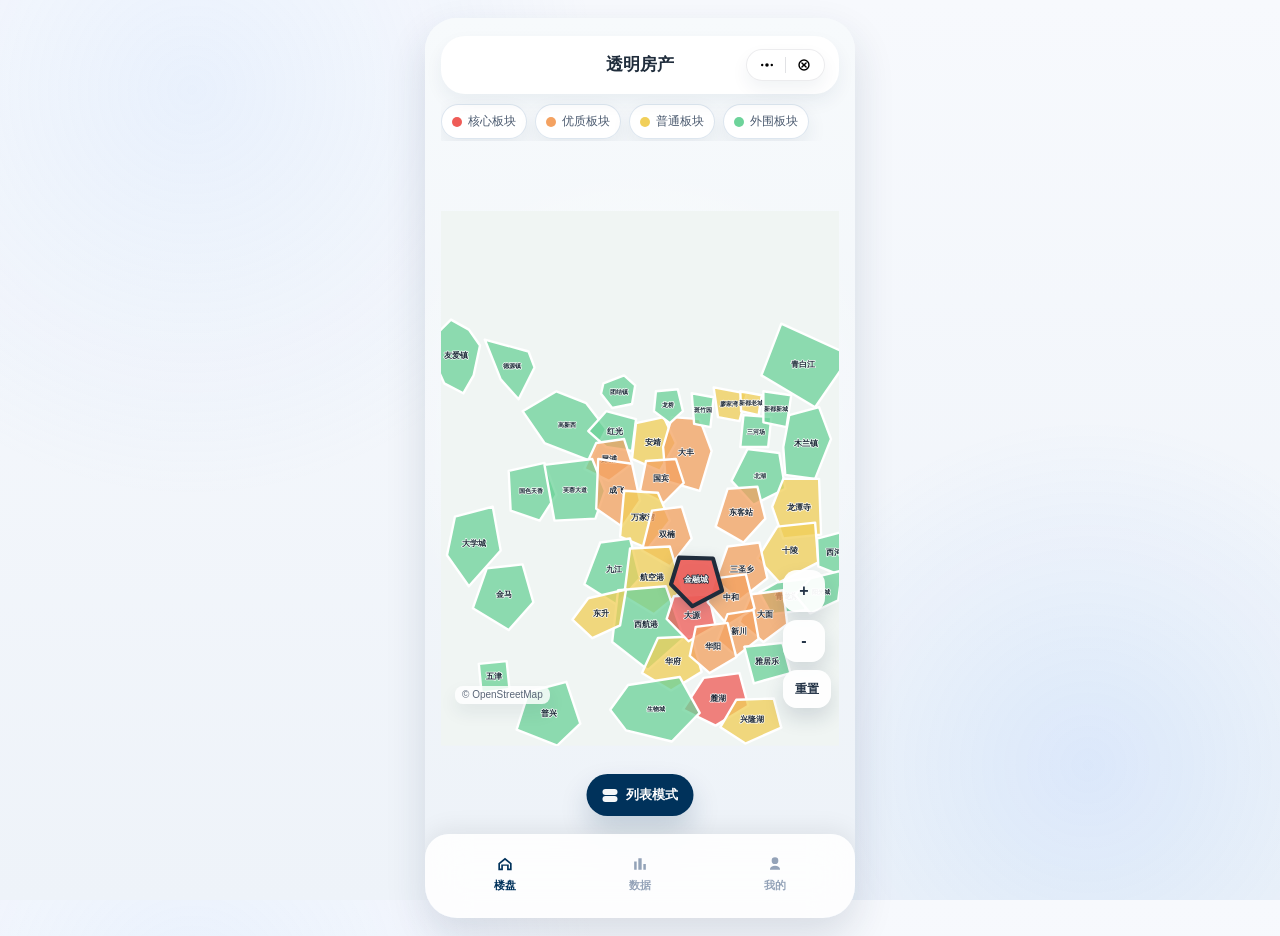
<file: chengdu-sector-map.html>
<!doctype html>
<html lang="zh-CN">
<head>
  <meta charset="UTF-8">
  <meta name="viewport" content="width=device-width, initial-scale=1, viewport-fit=cover">
  <title>透明房产</title>
  <link rel="stylesheet" href="./chengdu-sector-map.css">
</head>
<body>
  <main class="mobile-shell">
    <section class="phone-app sheet-collapsed">
      <div class="map-stage">
        <header class="map-header">
          <div class="nav-spacer" aria-hidden="true"></div>
          <h1 class="nav-title">透明房产</h1>
          <div class="nav-actions" aria-label="页面操作">
            <button class="nav-actions__button" type="button" aria-label="更多">
              <svg aria-hidden="true" viewBox="0 0 20 20" fill="currentColor">
                <circle cx="4" cy="10" r="1.5"></circle>
                <circle cx="10" cy="10" r="2.2"></circle>
                <circle cx="16" cy="10" r="1.5"></circle>
              </svg>
            </button>
            <span class="nav-actions__divider" aria-hidden="true"></span>
            <button id="navCloseButton" class="nav-actions__button" type="button" aria-label="关闭">
              <svg aria-hidden="true" viewBox="0 0 20 20" fill="none">
                <circle cx="10" cy="10" r="6.2" stroke="currentColor" stroke-width="1.8"></circle>
                <path d="M7.4 7.4 12.6 12.6M12.6 7.4 7.4 12.6" stroke="currentColor" stroke-linecap="round" stroke-width="1.8"></path>
              </svg>
            </button>
          </div>
        </header>

        <div class="legend-rail" id="legendRail"></div>

        <div class="map-visual">
          <svg id="sectorMap" viewBox="0 0 1080 1450" preserveAspectRatio="xMidYMin meet" aria-label="楼盘地图"></svg>
          <div class="map-attribution" aria-hidden="true">© OpenStreetMap</div>
          <aside id="projectMapCard" class="project-map-card" hidden aria-live="polite"></aside>
          <div class="map-controls">
            <button id="zoomInButton" type="button" aria-label="放大">+</button>
            <button id="zoomOutButton" type="button" aria-label="缩小">-</button>
            <button id="resetViewButton" type="button" aria-label="重置视图">重置</button>
          </div>
        </div>
      </div>

      <section id="bottomSheet" class="bottom-sheet is-collapsed" aria-label="楼盘详情抽屉" aria-hidden="true" hidden>
        <div class="sheet-handle" aria-hidden="true"></div>

        <div class="sheet-header">
          <div class="sheet-header__text">
            <span class="sheet-kicker">当前板块</span>
            <h2 id="sheetTitle">金融城</h2>
            <p id="sheetSubtitle">4.6万-6.5万/㎡</p>
          </div>
          <button id="sheetToggle" class="sheet-toggle" type="button" aria-expanded="true">收起</button>
        </div>

        <div class="sheet-scroller">
          <section class="sheet-section">
            <div class="metric-grid" id="sheetMetrics"></div>
          </section>

          <section class="sheet-section">
            <div class="section-title">
              <h3>在售楼盘</h3>
              <span id="projectCount"></span>
            </div>
            <div class="project-list" id="projectList"></div>
          </section>
        </div>
      </section>
      <a id="modeSwitchChip" class="mode-switch-chip" href="./index.html" aria-label="切换到列表模式">
        <span class="mode-switch-chip__icon" aria-hidden="true"></span>
        <span>列表模式</span>
      </a>
      <nav class="bottom-nav" aria-label="主菜单">
        <a id="listNavLink" class="bottom-nav__item is-active" href="./index.html" aria-current="page">
          <svg aria-hidden="true" viewBox="0 0 24 24" fill="currentColor">
            <path d="M12 4.5 4 11v8.5h5.5v-5.5h5V19.5H20V11l-8-6.5Zm0 2.58L18 12v5.5h-1.5V12.5h-9V17.5H6V12l6-4.92Z"></path>
          </svg>
          <span>楼盘</span>
        </a>
        <a class="bottom-nav__item" href="./data.html">
          <svg aria-hidden="true" viewBox="0 0 24 24" fill="currentColor">
            <path d="M5 9h3v10H5V9Zm5-4h4v14h-4V5Zm6 7h3v7h-3v-7Z"></path>
          </svg>
          <span>数据</span>
        </a>
        <a class="bottom-nav__item" href="./my.html" aria-label="我的">
          <svg aria-hidden="true" viewBox="0 0 24 24" fill="currentColor">
            <path d="M12 12a4 4 0 1 0-4-4 4 4 0 0 0 4 4Zm0 2c-3.33 0-6 1.79-6 4v1h12v-1c0-2.21-2.67-4-6-4Z"></path>
          </svg>
          <span>我的</span>
        </a>
      </nav>
    </section>
  </main>

  <script src="./chengdu-sector-map.js"></script>
</body>
</html>
</file>
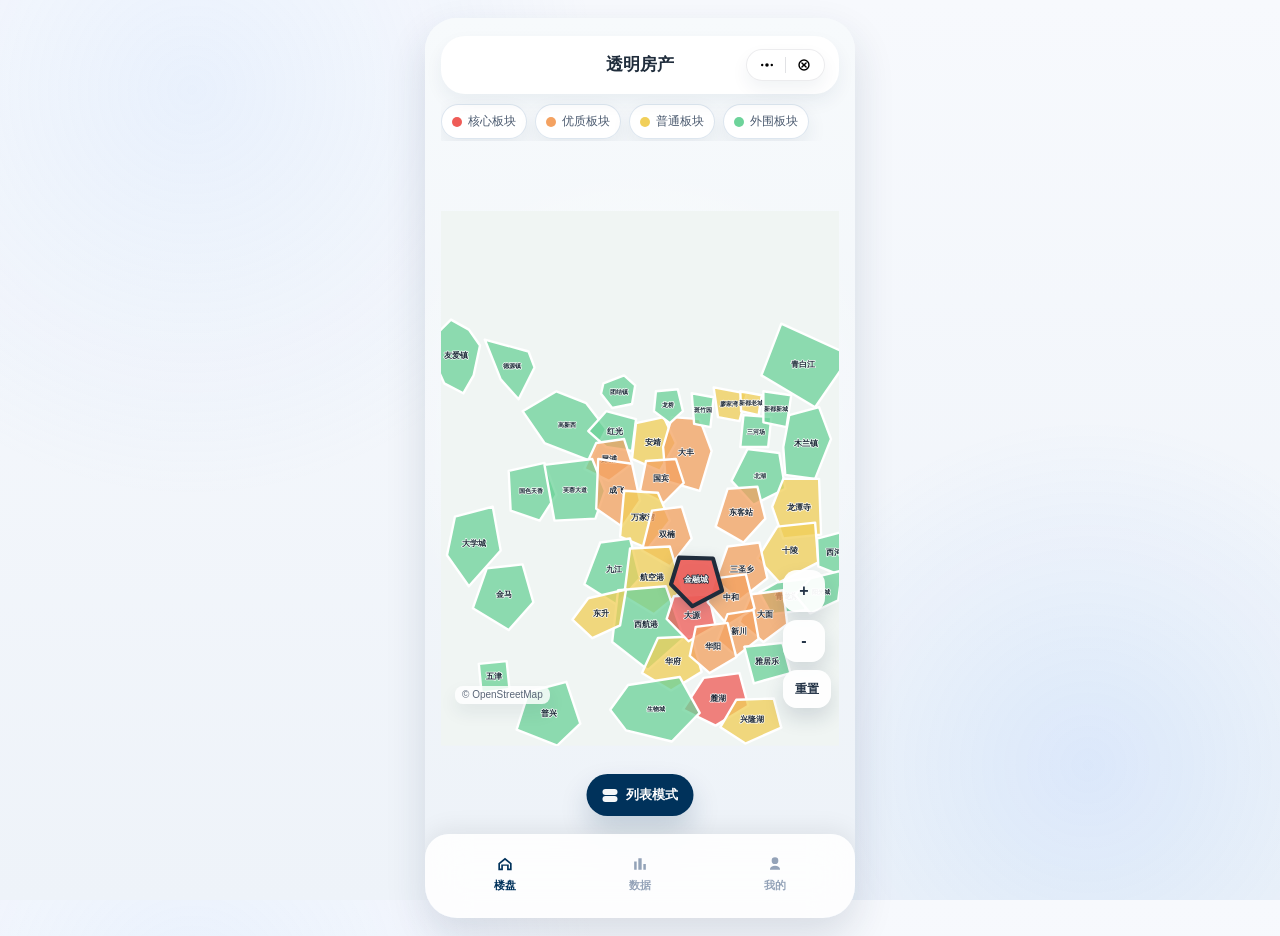
<file: commercial-map.html>
<!doctype html>
<html lang="zh-CN">
<head>
  <meta charset="UTF-8">
  <meta name="viewport" content="width=device-width, initial-scale=1">
  <title>透明房产 - 商业地图</title>
  <meta http-equiv="refresh" content="0; url=./chengdu-sector-map.html?mode=commercial">
</head>
<body>
  <p><a href="./chengdu-sector-map.html?mode=commercial">进入商业地图</a></p>
  <script>window.location.replace("./chengdu-sector-map.html?mode=commercial");</script>
</body>
</html>
</file>
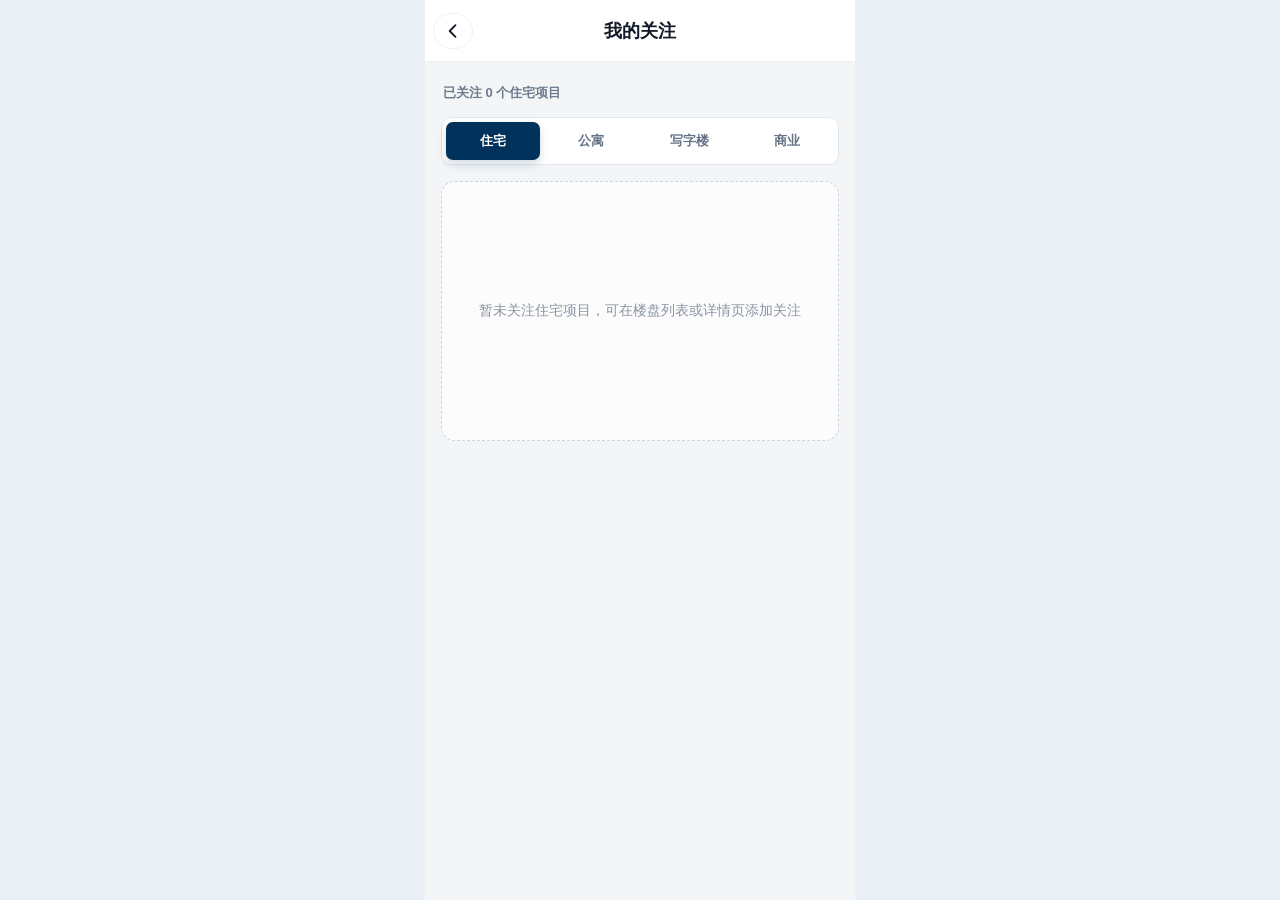
<file: my-follow.html>
<!doctype html>
<html lang="zh-CN">
<head>
  <meta charset="UTF-8">
  <meta name="viewport" content="width=device-width, initial-scale=1, viewport-fit=cover">
  <title>我的关注 - 透明房产</title>
  <link rel="stylesheet" href="./my-collection.css">
</head>
<body data-collection-mode="follow">
  <div class="collection-shell">
    <article class="collection-app">
      <header class="collection-nav">
        <a class="collection-nav__back" href="./my.html" aria-label="返回我的">
          <svg aria-hidden="true" width="20" height="20" viewBox="0 0 24 24" fill="none"><path d="m15 5-7 7 7 7" stroke="currentColor" stroke-width="2.2" stroke-linecap="round" stroke-linejoin="round"/></svg>
        </a>
        <h1>我的关注</h1>
        <span></span>
      </header>
      <main class="collection-main">
        <div class="collection-head">
          <p id="collectionSummary">已关注 0 个楼盘</p>
          <button id="clearCollectionButton" class="collection-clear" type="button" hidden>清空</button>
        </div>
        <div id="categoryTabs" class="category-tabs" role="tablist" aria-label="关注业态切换"></div>
        <div id="collectionList" class="collection-list"></div>
      </main>
    </article>
  </div>
  <script src="./my-collection.js"></script>
</body>
</html>
</file>
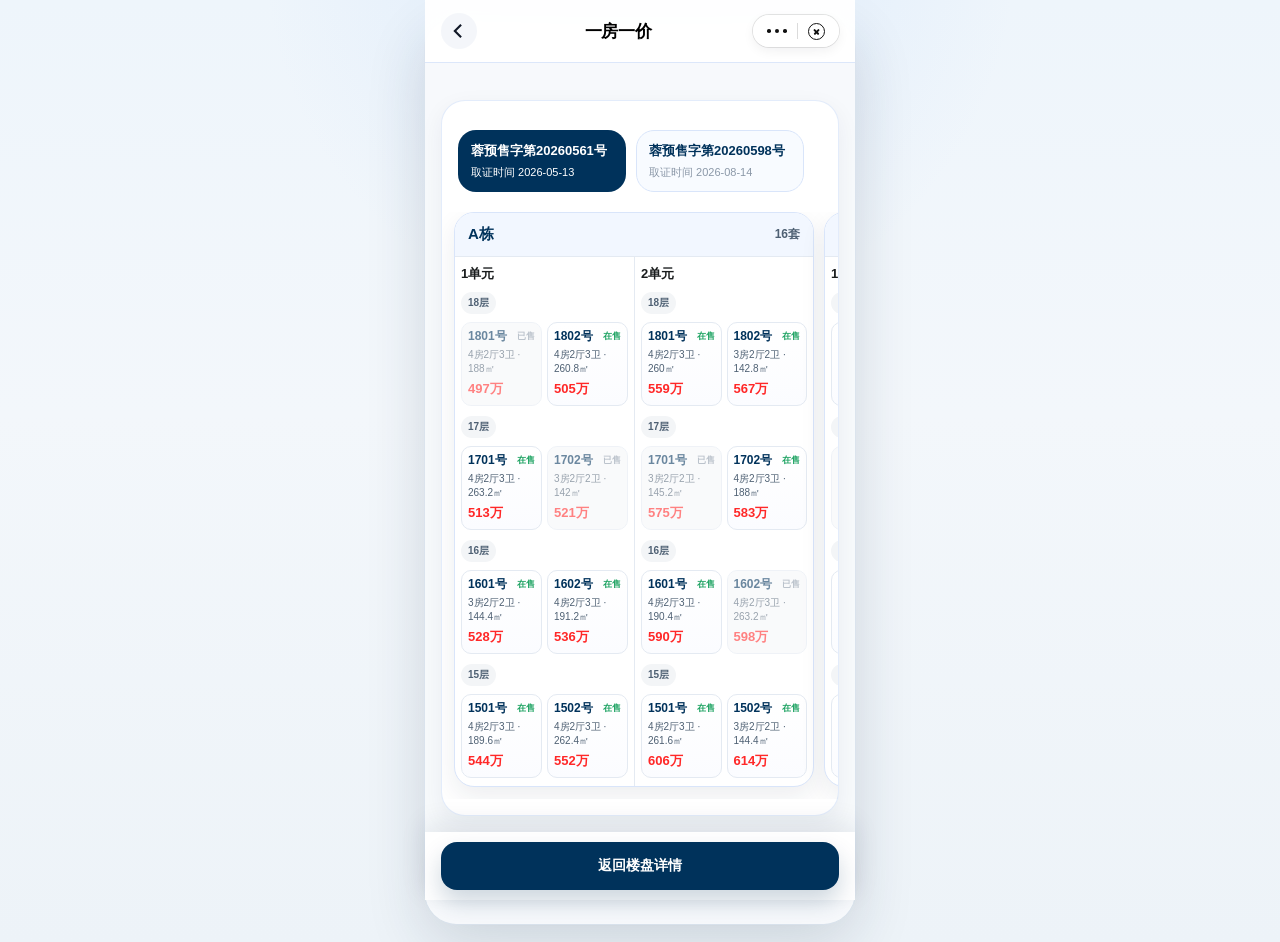
<file: project-one-price.html>
<!doctype html>
<html lang="zh-CN">
<head>
  <meta charset="UTF-8">
  <meta name="viewport" content="width=device-width, initial-scale=1, viewport-fit=cover">
  <title>一房一价 - 透明房产</title>
  <link rel="stylesheet" href="./project-detail.css">
</head>
<body>
  <div class="detail-shell">
    <article class="detail-app one-price-page">
      <header class="detail-nav" aria-label="顶部导航">
        <div class="detail-nav__inner">
          <button id="backButton" class="nav-back" type="button" aria-label="返回">
            <svg aria-hidden="true" viewBox="0 0 24 24">
              <path d="M15.4 5.4 8.8 12l6.6 6.6-1.8 1.8L5.2 12l8.4-8.4 1.8 1.8Z"></path>
            </svg>
          </button>
          <h1 class="detail-nav__title">一房一价</h1>
          <div class="mini-capsule" aria-hidden="true">
            <span class="mini-dot mini-dot--small"></span>
            <span class="mini-dot"></span>
            <span class="mini-dot mini-dot--small"></span>
            <i></i>
            <span class="mini-close"></span>
          </div>
        </div>
      </header>

      <main class="detail-content">
        <section class="section-card one-price-card">
          <div id="presaleTabs" class="presale-tabs" aria-label="预售证切换"></div>
          <div id="onePriceList" class="one-price-list"></div>
        </section>
      </main>

      <footer class="bottom-actions one-price-actions" aria-label="底部操作">
        <a id="backDetailButton" class="primary-action" href="./project-detail.html">返回楼盘详情</a>
      </footer>
    </article>
  </div>

  <script src="./chengdu-sector-map.js"></script>
  <script src="./project-one-price.js"></script>
</body>
</html>
</file>
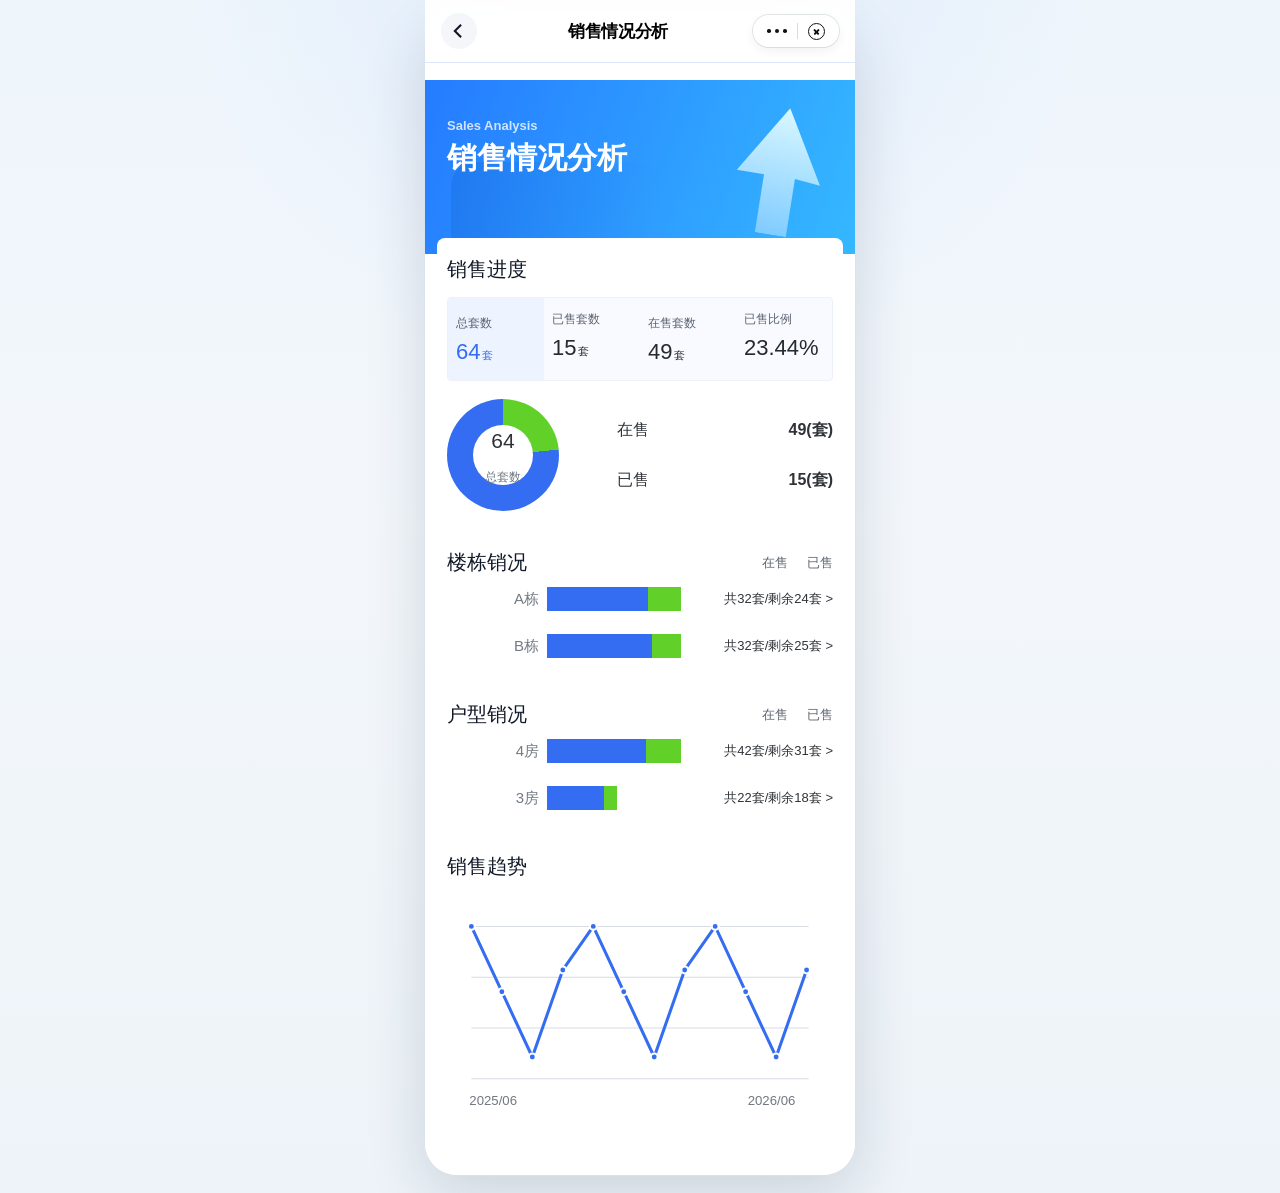
<file: project-sales-analysis.html>
<!doctype html>
<html lang="zh-CN">
<head>
  <meta charset="UTF-8">
  <meta name="viewport" content="width=device-width, initial-scale=1, viewport-fit=cover">
  <title>销售情况分析 - 透明房产</title>
  <link rel="stylesheet" href="./project-detail.css">
</head>
<body>
  <div class="detail-shell">
    <article class="detail-app sales-analysis-page">
      <header class="detail-nav" aria-label="顶部导航">
        <div class="detail-nav__inner">
          <button id="backButton" class="nav-back" type="button" aria-label="返回">
            <svg aria-hidden="true" viewBox="0 0 24 24">
              <path d="M15.4 5.4 8.8 12l6.6 6.6-1.8 1.8L5.2 12l8.4-8.4 1.8 1.8Z"></path>
            </svg>
          </button>
          <h1 class="detail-nav__title">销售情况分析</h1>
          <div class="mini-capsule" aria-hidden="true">
            <span class="mini-dot mini-dot--small"></span>
            <span class="mini-dot"></span>
            <span class="mini-dot mini-dot--small"></span>
            <i></i>
            <span class="mini-close"></span>
          </div>
        </div>
      </header>

      <main class="detail-content">
        <section class="sales-analysis-hero" aria-label="销售情况分析头图">
          <div>
            <p>Sales Analysis</p>
            <h2>销售情况分析</h2>
          </div>
        </section>

        <section class="sales-analysis-panel">
          <h3>销售进度</h3>
          <div class="analysis-stat-grid">
            <button id="totalButton" class="analysis-stat is-highlight" type="button">
              <span>总套数</span>
              <strong id="totalText">--</strong>
            </button>
            <div class="analysis-stat">
              <span>已售套数</span>
              <strong id="soldText">--</strong>
            </div>
            <button id="availableButton" class="analysis-stat" type="button">
              <span>在售套数</span>
              <strong id="availableText">--</strong>
            </button>
            <div class="analysis-stat">
              <span>已售比例</span>
              <strong id="rateText">--</strong>
            </div>
          </div>
          <div class="analysis-donut-row">
            <div id="analysisDonut" class="analysis-donut"><strong>--</strong><span>总套数</span></div>
            <div class="analysis-legend">
              <button id="legendAvailable" type="button"><i class="legend-blue"></i><span>在售</span><strong id="legendAvailableText">--</strong></button>
              <div><i class="legend-green"></i><span>已售</span><strong id="legendSoldText">--</strong></div>
            </div>
          </div>
        </section>

        <section class="sales-analysis-section">
          <div class="analysis-section-title">
            <h3>楼栋销况</h3>
            <div><i class="legend-blue"></i>在售 <i class="legend-green"></i>已售</div>
          </div>
          <div id="buildingSalesList" class="analysis-bar-list"></div>
        </section>

        <section class="sales-analysis-section">
          <div class="analysis-section-title">
            <h3>户型销况</h3>
            <div><i class="legend-blue"></i>在售 <i class="legend-green"></i>已售</div>
          </div>
          <div id="layoutSalesList" class="analysis-bar-list"></div>
        </section>

        <section class="sales-analysis-section">
          <h3>销售趋势</h3>
          <div id="trendChart" class="trend-chart" aria-label="销售趋势图"></div>
        </section>
      </main>
    </article>
  </div>

  <script src="./chengdu-sector-map.js"></script>
  <script src="./project-sales-analysis.js"></script>
</body>
</html>
</file>
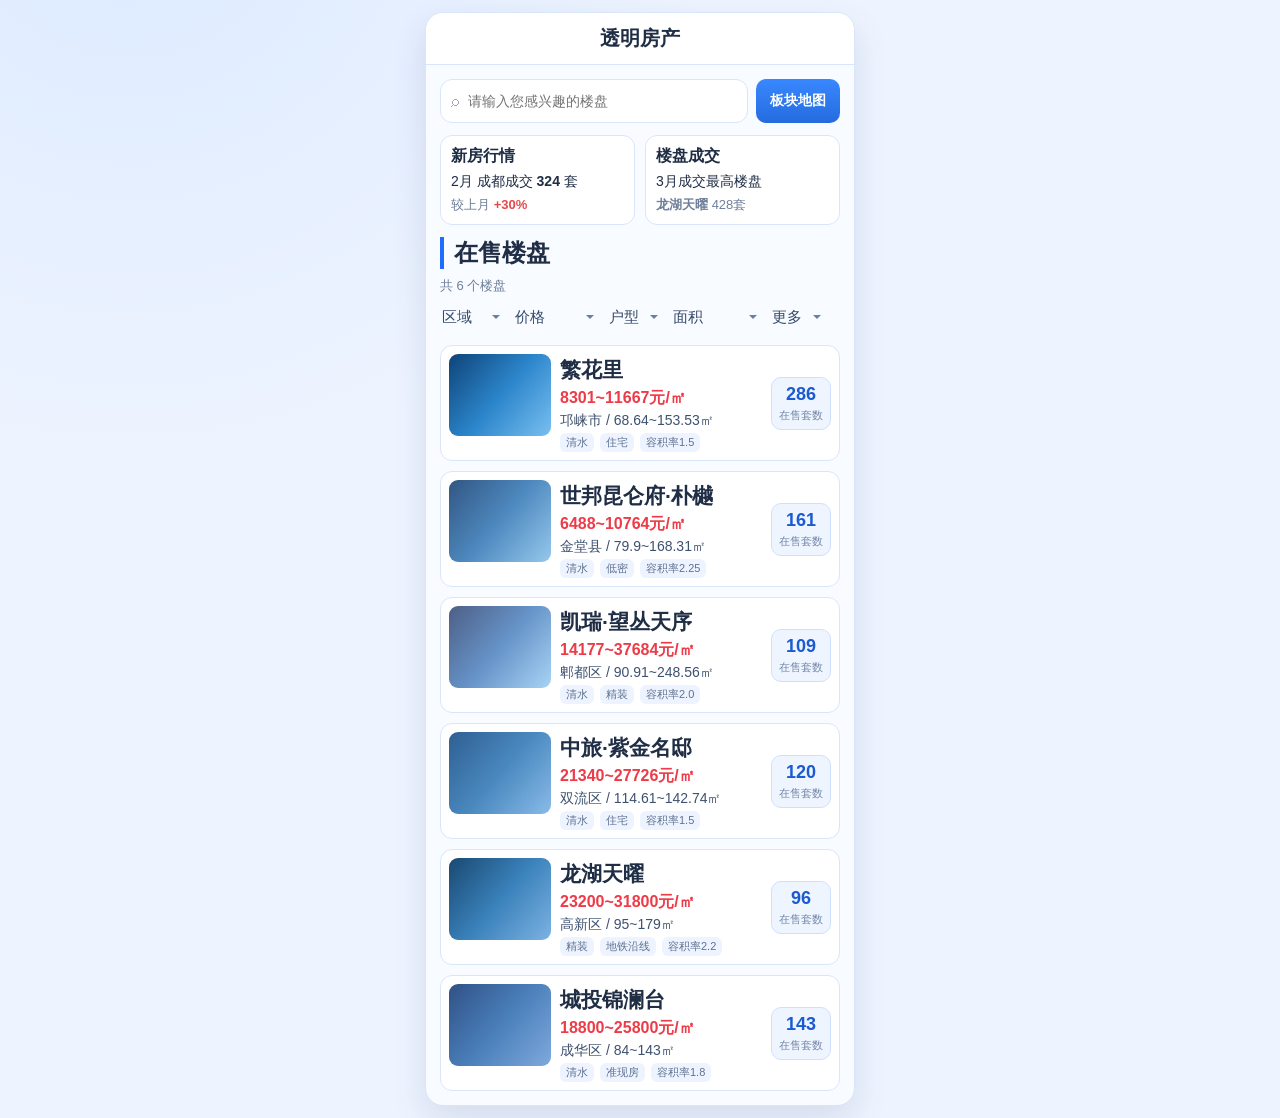
<file: transparent-house-prototype.html>
<!doctype html>
<html lang="zh-CN">
<head>
  <meta charset="UTF-8">
  <meta name="viewport" content="width=device-width,initial-scale=1">
  <title>透明房产-原型</title>
  <style>
    :root{
      --blue:#1f6dff;
      --bg:#f4f8ff;
      --line:#d9e5fa;
      --text:#1f2d45;
      --muted:#6f7f99;
    }
    *{box-sizing:border-box}
    body{
      margin:0;
      font-family:"PingFang SC","Microsoft YaHei",sans-serif;
      background:radial-gradient(circle at 10% -10%,#dceaff 0,transparent 35%),#eef4ff;
      color:var(--text);
      display:flex;
      justify-content:center;
      padding:12px;
    }
    .app{
      width:100%;
      max-width:430px;
      min-height:860px;
      background:#f8fbff;
      border:1px solid var(--line);
      border-radius:18px;
      overflow:hidden;
      box-shadow:0 14px 34px rgba(22,47,96,.12);
    }
    .top{
      height:52px;
      display:flex;
      align-items:center;
      justify-content:center;
      font-size:20px;
      font-weight:700;
      background:#fff;
      border-bottom:1px solid var(--line);
      position:sticky;
      top:0;
      z-index:5;
    }
    .back{
      position:absolute;
      left:10px;
      top:50%;
      transform:translateY(-50%);
      border:0;
      background:transparent;
      color:#2b3f62;
      font-size:22px;
      line-height:1;
      padding:0 4px;
      display:none;
      cursor:pointer;
    }
    .page{display:none;padding:14px}
    .page.active{display:block}
    .row{display:grid;grid-template-columns:1fr auto;gap:8px;margin-bottom:12px}
    .search{display:flex;align-items:center;background:#fff;border:1px solid var(--line);border-radius:12px;padding:0 10px}
    .search input{height:42px;border:0;outline:0;width:100%;font-size:14px;background:transparent}
    .mapbtn,.btn{
      border:0;
      background:linear-gradient(180deg,#2f82ff,#1a64dd);
      color:#fff;
      border-radius:10px;
      font-weight:600;
      cursor:pointer;
    }
    .mapbtn{padding:0 14px;font-size:14px;opacity:.95}
    .cards{display:grid;grid-template-columns:1fr 1fr;gap:10px;margin-bottom:12px}
    .card{background:#fff;border:1px solid var(--line);border-radius:12px;padding:10px;cursor:pointer}
    .card h3{margin:0 0 6px;font-size:16px}
    .card p{margin:0 0 5px;font-size:14px}
    .small{font-size:13px;color:var(--muted)}
    .up{color:#e5484d;font-weight:700}
    .title{font-size:24px;font-weight:700;margin:2px 0 8px;padding-left:10px;border-left:4px solid var(--blue)}
    .tip{font-size:13px;color:var(--muted);margin-bottom:8px}
    .filters{display:flex;align-items:center;gap:14px;margin-bottom:12px;overflow-x:auto;padding:0 2px 2px}
    .filters::-webkit-scrollbar{display:none}
    .filters select{
      height:28px;
      border:0;
      background:transparent;
      font-size:15px;
      color:#364a6a;
      padding:0 14px 0 0;
      outline:0;
      appearance:none;
      -webkit-appearance:none;
      line-height:28px;
      min-width:50px;
      background-image:url("data:image/svg+xml,%3Csvg xmlns='http://www.w3.org/2000/svg' width='10' height='6' viewBox='0 0 10 6'%3E%3Cpath fill='%236b7f9e' d='M1 1l4 4 4-4'/%3E%3C/svg%3E");
      background-repeat:no-repeat;
      background-position:right center;
      background-size:10px 6px;
    }
    .filters select:focus{color:#1f6dff}
    .ctrl{display:grid;grid-template-columns:1fr 1fr;gap:8px;margin-bottom:10px}
    .ctrl.single{grid-template-columns:1fr}
    .ctrl select,.ctrl input{height:34px;border:1px solid var(--line);background:#fff;border-radius:9px;font-size:12px;color:#334766;padding:0 8px;outline:0}
    .list{display:flex;flex-direction:column;gap:10px}
    .item{display:grid;grid-template-columns:102px 1fr auto;gap:9px;background:#fff;border:1px solid var(--line);border-radius:12px;padding:8px;cursor:pointer}
    .img{height:82px;border-radius:9px;background-size:cover;background-position:center}
    .i1{background-image:linear-gradient(130deg,#0f4378,#2b85ca,#79bff1)}
    .i2{background-image:linear-gradient(130deg,#315683,#4e89bf,#95c8ec)}
    .i3{background-image:linear-gradient(130deg,#4d5f86,#6693c8,#a8d3f5)}
    .i4{background-image:linear-gradient(130deg,#2f5f92,#4988be,#89bbe9)}
    .i5{background-image:linear-gradient(130deg,#194972,#3a81ba,#7cb2e2)}
    .i6{background-image:linear-gradient(130deg,#305186,#4a7fba,#7fa9dc)}
    .item h4{margin:2px 0 4px;font-size:21px}
    .price{color:#ed3b48;font-size:16px;font-weight:700}
    .meta{font-size:14px;color:#3e516f;margin:3px 0}
    .tags{display:flex;gap:6px;flex-wrap:wrap}
    .tag{font-size:11px;background:#eef4ff;color:#5e7190;border-radius:6px;padding:2px 6px}
    .stock{min-width:60px;align-self:center;text-align:center;background:#eff5ff;border:1px solid #cfe0ff;border-radius:10px;padding:6px}
    .stock b{display:block;font-size:18px;color:#1b5ad0}
    .stock span{font-size:11px;color:#7387a7}
    .empty{padding:20px;text-align:center;border:1px dashed var(--line);border-radius:10px;background:#fff;color:#73839f}
    .table{overflow:auto;background:#fff;border:1px solid var(--line);border-radius:12px;margin-bottom:10px}
    table{width:100%;min-width:640px;border-collapse:collapse}
    th,td{padding:9px 10px;border-bottom:1px solid #edf3ff;font-size:13px;white-space:nowrap;text-align:left}
    th{background:#f3f8ff;color:#506384}
    tr:last-child td{border-bottom:0}
    .chart{background:#fff;border:1px solid var(--line);border-radius:12px;padding:10px;margin-bottom:10px}
    .chart-head{display:flex;align-items:center;gap:8px;margin-bottom:8px}
    .chart-icon{width:18px;height:18px;border-radius:4px;background:#eaf2ff;position:relative;flex:0 0 18px}
    .chart-icon::before,.chart-icon::after{content:"";position:absolute;bottom:3px;width:3px;border-radius:1px;background:#2f79ff}
    .chart-icon::before{left:4px;height:7px}
    .chart-icon::after{left:10px;height:11px}
    .chart-icon.price{background:#e9f8f0}
    .chart-icon.price::before,.chart-icon.price::after{background:#21a46f}
    .chart h4{margin:0;font-size:14px;flex:1}
    .unit{font-size:11px;color:#6d7f9e}
    canvas{display:block;width:100%;height:190px}
    .chart-data{display:grid;grid-template-columns:repeat(3,minmax(0,1fr));gap:6px;margin-top:9px}
    .chip{background:#f5f8ff;border:1px solid #e2eafb;border-radius:8px;padding:4px 6px;font-size:11px;color:#5c6f8e}
    .chip b{display:block;font-size:11px;color:#24395d;margin-bottom:1px}
    .deal{background:#fff;border:1px solid var(--line);border-radius:12px;padding:12px}
    .deal-head{display:flex;align-items:flex-start;justify-content:space-between;gap:10px;margin-bottom:10px}
    .deal h4{margin:0 0 4px;font-size:16px}
    .deal-house{margin:0;color:#516381;font-size:13px;line-height:1.5}
    .deal-time{flex:0 0 auto;padding:4px 8px;border-radius:999px;background:#eef4ff;color:#4f6b99;font-size:11px}
    .deal-grid{display:grid;grid-template-columns:1fr 1fr;gap:8px;margin-bottom:10px}
    .deal-meta{background:#f6f9ff;border-radius:10px;padding:8px 10px}
    .deal-meta label{display:block;font-size:11px;color:#7284a2;margin-bottom:4px}
    .deal-meta b{font-size:14px;color:#22395c}
    .deal-btn{width:100%}
    .btn{height:32px;padding:0 12px;font-size:13px}
    .hero{height:190px;border-radius:12px;background:linear-gradient(130deg,#155290,#3a88cf,#8ec8f1);padding:12px;color:#fff;display:flex;align-items:flex-end;margin-bottom:10px}
    .hero h3{margin:0 0 4px;font-size:20px}
    .hero p{margin:0;font-size:13px;opacity:.92}
    .block{background:#fff;border:1px solid var(--line);border-radius:12px;padding:11px;margin-bottom:10px}
    .bt{font-size:15px;font-weight:700;margin:0 0 8px;padding-left:8px;border-left:4px solid var(--blue)}
    .g2{display:grid;grid-template-columns:1fr 1fr;gap:8px}
    .k{background:#f3f8ff;border-radius:8px;padding:7px}
    .k label{display:block;font-size:12px;color:#6d7e9b;margin-bottom:3px}
    .k b{font-size:15px;color:#25385a}
    .bar{height:10px;border-radius:999px;background:#e3edff;overflow:hidden;margin-top:8px}
    .bar i{display:block;height:100%;background:linear-gradient(90deg,#1f6dff,#57a8ff)}
    .mini{display:grid;grid-template-columns:1fr 1fr;gap:8px}
    .m{border:1px solid var(--line);border-radius:10px;padding:8px;background:#fcfdff}
    .m h5{margin:0 0 5px;font-size:14px}
    .m p{margin:0;font-size:12px;color:#5c6e8b}
    .modal{position:fixed;inset:0;background:rgba(22,35,63,.35);display:none;align-items:center;justify-content:center;padding:18px;z-index:20}
    .modal.show{display:flex}
    .modal-card{width:min(320px,92vw);background:#fff;border:1px solid var(--line);border-radius:14px;padding:14px;text-align:center}
    .modal-card h4{margin:0 0 6px;font-size:17px}
    .modal-card p{margin:0 0 10px;font-size:13px;color:#5f7190}
    .qr{width:168px;height:168px;margin:0 auto 10px;border:8px solid #fff;box-shadow:0 0 0 1px #d7e3fa;border-radius:6px;background:repeating-linear-gradient(0deg,#000 0 6px,#fff 6px 12px),repeating-linear-gradient(90deg,#000 0 6px,#fff 6px 12px);background-blend-mode:multiply}
    .close-btn{width:100%;height:34px;border:0;border-radius:9px;background:#eef4ff;color:#225fce;font-size:13px;font-weight:600;cursor:pointer}
    @media (max-width:430px){
      body{padding:0}
      .app{max-width:none;border-radius:0;min-height:100vh}
      .top{border-radius:0}
    }
  </style>
</head>
<body>
<div class="app">
  <div class="top"><button id="back" class="back">‹</button><span id="ht">透明房产</span></div>

  <section id="p-home" class="page active">
    <div class="row">
      <label class="search"><span style="color:#9ca9bf;margin-right:7px">⌕</span><input id="homeSearch" placeholder="请输入您感兴趣的楼盘"></label>
      <button id="mapBtn" class="mapbtn">板块地图</button>
    </div>
    <div class="cards">
      <div class="card" data-go="market">
        <h3>新房行情</h3>
        <p><span id="mMonth">2月</span> 成都成交 <b id="mUnits">324</b> 套</p>
        <div class="small">较上月 <span class="up" id="mRate">+30%</span></div>
      </div>
      <div class="card" data-go="deals">
        <h3>楼盘成交</h3>
        <p>3月成交最高楼盘</p>
        <div class="small"><b id="topName">龙湖天曜</b> <span id="topCount">428套</span></div>
      </div>
    </div>
    <div class="title">在售楼盘</div>
    <div id="homeTip" class="tip"></div>
    <div class="filters">
      <select id="fRegion"><option value="">区域</option></select>
      <select id="fPrice"><option value="">价格</option><option value="0-15000">1.5万以下</option><option value="15000-20000">1.5万-2万</option><option value="20000-99999">2万以上</option></select>
      <select id="fRoom"><option value="">户型</option><option value="2">2室</option><option value="3">3室</option><option value="4">4室</option></select>
      <select id="fArea"><option value="">面积</option><option value="0-90">90㎡以下</option><option value="90-120">90-120㎡</option><option value="120-999">120㎡以上</option></select>
      <select id="fMore"><option value="">更多</option><option value="clear">清水</option><option value="refined">精装</option></select>
    </div>
    <div id="homeList" class="list"></div>
  </section>

  <section id="p-market" class="page">
    <div class="title">新房行情</div>
    <div class="ctrl single"><select id="areaSel"></select></div>
    <div class="table"><table>
      <thead><tr><th>区域</th><th>成交套数</th><th>成交面积（㎡）</th><th>成交范围</th></tr></thead>
      <tbody id="marketBody"></tbody>
    </table></div>
    <div class="chart">
      <div class="chart-head">
        <span class="chart-icon" aria-hidden="true"></span>
        <h4>近12个月成交套数趋势</h4>
        <span class="unit">单位：套</span>
      </div>
      <canvas id="cUnits"></canvas>
      <div id="cUnitsData" class="chart-data"></div>
    </div>
  </section>

  <section id="p-deals" class="page">
    <div class="ctrl single"><input id="dealSearch" placeholder="搜索项目名或房号"></div>
    <div id="dealTip" class="tip"></div>
    <div id="dealList" class="list"></div>
  </section>

  <section id="p-detail" class="page">
    <div id="hero" class="hero"><div><h3 id="dName"></h3><p id="dDistrict"></p></div></div>
    <div class="block"><div class="bt">楼盘基本信息</div><div id="baseGrid" class="g2"></div></div>
    <div class="block">
      <div class="bt">销售情况</div>
      <div class="g2">
        <div class="k"><label>总房源</label><b id="dTotal">-</b></div>
        <div class="k"><label>近30天网签</label><b id="dSign">-</b></div>
        <div class="k"><label>在售套数</label><b id="dStock">-</b></div>
        <div class="k"><label>去化率</label><b id="dRate">-</b></div>
      </div>
      <div class="bar"><i id="dBar"></i></div>
    </div>
    <div class="block"><div class="bt">在售户型</div><div id="layoutCards" class="mini"></div></div>
    <div class="block"><div class="bt">一房一价（示例）</div><div id="priceCards" class="mini"></div></div>
    <div class="block"><div class="bt">项目介绍</div><div id="intro" style="font-size:13px;color:#5c6e8b;line-height:1.6"></div></div>
  </section>
</div>

<script>
const properties = [
  { id: "p1", name: "繁花里", district: "邛崃市", priceMin: 8301, priceMax: 11667, areaMin: 68.64, areaMax: 153.53, tags: ["清水", "住宅", "容积率1.5"], signed30: 286, stock: 286, total: 445, record: "8301~11667元/㎡", open: "1-7栋", layout: ["2室2厅1卫 68㎡", "3室2厅2卫 98㎡", "4室2厅2卫 126㎡"], intro: "项目位于邛崃主城片区，兼顾刚需与改善，生活配套成熟。", img: "i1", deco: "clear" },
  { id: "p2", name: "世邦昆仑府·朴樾", district: "金堂县", priceMin: 6488, priceMax: 10764, areaMin: 79.9, areaMax: 168.31, tags: ["清水", "低密", "容积率2.25"], signed30: 161, stock: 161, total: 312, record: "6488~10764元/㎡", open: "2-11栋", layout: ["3室2厅2卫 92㎡", "3室2厅2卫 116㎡", "4室2厅2卫 138㎡"], intro: "项目强调景观与舒适度，多面积段可选。", img: "i2", deco: "clear" },
  { id: "p3", name: "凯瑞·望丛天序", district: "郫都区", priceMin: 14177, priceMax: 37684, areaMin: 90.91, areaMax: 248.56, tags: ["清水", "精装", "容积率2.0"], signed30: 109, stock: 109, total: 260, record: "14177~37684元/㎡", open: "3-9栋", layout: ["3室2厅2卫 101㎡", "4室2厅2卫 143㎡", "5室2厅3卫 188㎡"], intro: "改善型定位，近产业区和教育配套。", img: "i3", deco: "refined" },
  { id: "p4", name: "中旅·紫金名邸", district: "双流区", priceMin: 21340, priceMax: 27726, areaMin: 114.61, areaMax: 142.74, tags: ["清水", "住宅", "容积率1.5"], signed30: 120, stock: 120, total: 220, record: "21340~27726元/㎡", open: "1-6栋", layout: ["3室2厅2卫 115㎡", "4室2厅2卫 128㎡", "4室2厅2卫 142㎡"], intro: "双流主城板块，低密居住社区。", img: "i4", deco: "clear" },
  { id: "p5", name: "龙湖天曜", district: "高新区", priceMin: 23200, priceMax: 31800, areaMin: 95, areaMax: 179, tags: ["精装", "地铁沿线", "容积率2.2"], signed30: 428, stock: 96, total: 398, record: "23200~31800元/㎡", open: "1-8栋", layout: ["3室2厅2卫 105㎡", "4室2厅2卫 139㎡", "4室2厅3卫 178㎡"], intro: "高新区核心居住片区，改善产品为主。", img: "i5", deco: "refined" },
  { id: "p6", name: "城投锦澜台", district: "成华区", priceMin: 18800, priceMax: 25800, areaMin: 84, areaMax: 143, tags: ["清水", "准现房", "容积率1.8"], signed30: 176, stock: 143, total: 360, record: "18800~25800元/㎡", open: "2-10栋", layout: ["2室2厅1卫 84㎡", "3室2厅2卫 108㎡", "4室2厅2卫 136㎡"], intro: "生活与商业配套成熟，覆盖首置和改善客群。", img: "i6", deco: "clear" }
];

const months = ["2025-03", "2025-04", "2025-05", "2025-06", "2025-07", "2025-08", "2025-09", "2025-10", "2025-11", "2025-12", "2026-01", "2026-02"];
const factors = [0.89, 0.91, 0.94, 0.97, 1.01, 1.04, 1.08, 1.03, 0.98, 0.94, 0.77, 1.0];
const base = [
  { region: "成都市", u: 324, a: 38560, p: 18950, t: 225 },
  { region: "高新区", u: 77, a: 9940, p: 27680, t: 289 },
  { region: "天府新区", u: 69, a: 8840, p: 26180, t: 267 },
  { region: "双流区", u: 51, a: 6240, p: 23370, t: 228 },
  { region: "郫都区", u: 45, a: 5450, p: 17890, t: 179 },
  { region: "龙泉驿区", u: 40, a: 4720, p: 15980, t: 154 },
  { region: "青白江区", u: 23, a: 2700, p: 10940, t: 106 },
  { region: "金堂县", u: 19, a: 2270, p: 9670, t: 95 }
];

const marketData = {};
months.forEach((month, index) => {
  marketData[month] = base.map((row, rowIndex) => {
    const factor = factors[index] * (1 + rowIndex * 0.008);
    return {
      region: row.region,
      units: Math.round(row.u * factor),
      area: Math.round(row.a * factor),
      dealRange: buildDealRange(row.t, rowIndex, index)
    };
  });
});

const dealPatterns = [
  { building: 1, unit: 1, floor: 6, roomSeq: 1, priceDelta: -300 },
  { building: 1, unit: 2, floor: 9, roomSeq: 2, priceDelta: -80 },
  { building: 2, unit: 1, floor: 12, roomSeq: 1, priceDelta: 120 },
  { building: 2, unit: 2, floor: 15, roomSeq: 2, priceDelta: 260 },
  { building: 3, unit: 1, floor: 18, roomSeq: 1, priceDelta: 420 },
  { building: 3, unit: 2, floor: 22, roomSeq: 2, priceDelta: 680 }
];

const state = {
  page: "home",
  stack: [],
  detail: properties[0].id,
  q: "",
  f: { region: "", price: "", room: "", area: "", more: "" }
};

const $ = (id) => document.getElementById(id);

function num(value) {
  return Number(value).toLocaleString("zh-CN");
}

function pad2(value) {
  return String(value).padStart(2, "0");
}

function rng(value) {
  if (!value) {
    return null;
  }
  const [a, b] = value.split("-").map(Number);
  return { a, b };
}

function parseAreaValue(layoutText) {
  const match = layoutText.match(/(\d+(?:\.\d+)?)㎡/);
  return match ? Number(match[1]) : 89;
}

function formatTotalPrice(totalPrice) {
  return `${(totalPrice / 10000).toFixed(1)}万`;
}

function buildDealRange(totalValue, rowIndex, monthIndex) {
  const min = Math.round(totalValue * (0.86 + rowIndex * 0.01));
  const max = Math.round(totalValue * (1.34 + monthIndex * 0.004 + rowIndex * 0.015));
  return `${min}~${max}万`;
}

function formatMonthLabel(month) {
  const [year, monthValue] = month.split("-");
  return `${year.slice(2)}年${Number(monthValue)}月`;
}

function formatMonthAxis(month) {
  return `${Number(month.split("-")[1])}月`;
}

function buildDealRecords() {
  return properties.flatMap((property, propertyIndex) => {
    const spread = Math.max(property.priceMax - property.priceMin, 1200);

    return dealPatterns.map((pattern, patternIndex) => {
      const layoutText = property.layout[patternIndex % property.layout.length];
      const area = parseAreaValue(layoutText);
      const unitPrice = Math.max(
        property.priceMin,
        Math.min(
          property.priceMax,
          property.priceMin + Math.round((spread * (patternIndex + 1)) / (dealPatterns.length + 1)) + pattern.priceDelta
        )
      );
      const totalPrice = Math.round(area * unitPrice);
      const day = 28 - ((propertyIndex * dealPatterns.length + patternIndex) % 18);
      const roomNo = `${pattern.floor}${pad2(pattern.roomSeq)}`;

      return {
        id: `${property.id}-deal-${patternIndex + 1}`,
        projectId: property.id,
        projectName: property.name,
        district: property.district,
        roomLabel: `${pattern.building}栋-${pattern.unit}单元-${pattern.floor}层-${roomNo}`,
        areaText: `${area}㎡`,
        totalPriceText: `${formatTotalPrice(totalPrice)}（约${num(unitPrice)}元/㎡）`,
        signTime: `2026-03-${pad2(day)} 10:${pad2((propertyIndex * 7 + patternIndex * 3) % 60)}`,
        searchText: `${property.name} ${pattern.building}栋 ${pattern.unit}单元 ${pattern.floor}层 ${roomNo}`.toLowerCase()
      };
    });
  }).sort((left, right) => right.signTime.localeCompare(left.signTime));
}

const dealRecords = buildDealRecords();

function buildProjectDetailUrl(projectId) {
  const url = new URL("./project-detail.html", window.location.href);
  url.searchParams.set("projectId", projectId);
  url.searchParams.set("from", "./transparent-house-prototype.html");
  return url.toString();
}

function filtered() {
  const query = state.q.trim().toLowerCase();
  const priceRange = rng(state.f.price);
  const areaRange = rng(state.f.area);
  const room = state.f.room ? Number(state.f.room) : null;

  return properties.filter((property) => {
    const matchesQuery = !query || property.name.toLowerCase().includes(query);
    const matchesRegion = !state.f.region || property.district === state.f.region;
    const matchesPrice = !priceRange || (property.priceMin < priceRange.b && property.priceMax >= priceRange.a);
    const matchesArea = !areaRange || (property.areaMin < areaRange.b && property.areaMax >= areaRange.a);
    const matchesMore = !state.f.more || property.deco === state.f.more;
    const matchesRoom = !room
      || property.layout.some((item) => item.startsWith(`${room}室`))
      || (room === 4 && property.layout.some((item) => /^([45])室/.test(item)));

    return matchesQuery && matchesRegion && matchesPrice && matchesArea && matchesMore && matchesRoom;
  });
}

function renderHome() {
  const list = filtered();
  $("homeTip").textContent = `共 ${list.length} 个楼盘`;
  $("homeList").innerHTML = list.length
    ? list.map((property) => `
      <article class="item" data-id="${property.id}">
        <div class="img ${property.img}"></div>
        <div>
          <h4>${property.name}</h4>
          <div class="price">${property.priceMin}~${property.priceMax}元/㎡</div>
          <div class="meta">${property.district} / ${property.areaMin}~${property.areaMax}㎡</div>
          <div class="tags">${property.tags.map((tag) => `<span class="tag">${tag}</span>`).join("")}</div>
        </div>
        <div class="stock"><b>${property.stock}</b><span>在售套数</span></div>
      </article>
    `).join("")
    : '<div class="empty">未找到匹配楼盘，请调整搜索或筛选条件</div>';
}

function trend(region) {
  const units = [];
  const prices = [];
  months.forEach((month) => {
    const row = marketData[month].find((item) => item.region === region);
    units.push(row.units);
    prices.push(row.avgPrice);
  });
  return { units, prices };
}

function drawBars(canvas, values, color, yFormatter, topFormatter) {
  const context = canvas.getContext("2d");
  const dpr = window.devicePixelRatio || 1;
  const width = canvas.clientWidth;
  const height = canvas.clientHeight;

  canvas.width = width * dpr;
  canvas.height = height * dpr;
  context.scale(dpr, dpr);
  context.clearRect(0, 0, width, height);

  const left = 28;
  const right = width - 8;
  const top = 16;
  const bottom = height - 28;
  const chartWidth = right - left;
  const chartHeight = bottom - top;
  const maxValue = Math.max(...values, 0);
  const safeMax = maxValue || 1;

  context.strokeStyle = "#e6eefc";
  for (let index = 0; index <= 4; index += 1) {
    const y = top + (chartHeight * index) / 4;
    context.beginPath();
    context.moveTo(left, y);
    context.lineTo(right, y);
    context.stroke();
  }

  context.fillStyle = "#7b8ca8";
  context.font = "10px sans-serif";
  context.fillText(yFormatter(safeMax), 0, top + 3);
  context.fillText(yFormatter(Math.round(safeMax / 2)), 0, top + chartHeight / 2 + 3);
  context.fillText(yFormatter(0), 0, bottom + 3);

  const slot = chartWidth / values.length;
  const barWidth = Math.max(10, Math.min(18, slot * 0.58));
  values.forEach((value, index) => {
    const x = left + index * slot + (slot - barWidth) / 2;
    const y = bottom - (value / safeMax) * chartHeight;
    context.fillStyle = color;
    context.fillRect(x, y, barWidth, bottom - y);
    context.fillStyle = "#4f6485";
    context.font = "8.5px sans-serif";
    context.fillText(topFormatter(value), x - 2, Math.max(y - 4, 10));
    context.fillStyle = "#7b8ca8";
    context.font = "9px sans-serif";
    context.fillText(formatMonthAxis(months[index]), x - 2, height - 9);
  });
}

function renderMonthChips(targetId, values, suffix, formatter) {
  $(targetId).innerHTML = months.map((month, index) => `
    <span class="chip"><b>${formatMonthLabel(month)}</b>${formatter(values[index])}${suffix}</span>
  `).join("");
}

function renderMarket() {
  const month = "2026-02";
  const rows = marketData[month];
  $("marketBody").innerHTML = rows.map((row) => `
    <tr>
      <td>${row.region}</td>
      <td>${num(row.units)}</td>
      <td>${num(row.area)}</td>
      <td>${row.dealRange}</td>
    </tr>
  `).join("");

  const series = trend($("areaSel").value);
  drawBars($("cUnits"), series.units, "#1f6dff", (value) => `${Math.round(value)}套`, (value) => Math.round(value));
  renderMonthChips("cUnitsData", series.units, "套", (value) => num(value));
}

function renderDeals() {
  const query = $("dealSearch").value.trim().toLowerCase();
  const list = dealRecords.filter((record) => !query || record.searchText.includes(query));

  $("dealTip").textContent = `共 ${list.length} 套网签记录`;
  $("dealList").innerHTML = list.length
    ? list.map((record) => `
      <article class="deal">
        <div class="deal-head">
          <div>
            <h4>${record.projectName}</h4>
            <p class="deal-house">${record.roomLabel}</p>
          </div>
          <span class="deal-time">${record.signTime}</span>
        </div>
        <div class="deal-grid">
          <div class="deal-meta">
            <label>面积</label>
            <b>${record.areaText}</b>
          </div>
          <div class="deal-meta">
            <label>挂牌价</label>
            <b>${record.totalPriceText}</b>
          </div>
        </div>
      </article>
    `).join("")
    : '<div class="empty">未匹配到楼盘成交数据</div>';
}

function renderDetail() {
  const property = properties.find((item) => item.id === state.detail) || properties[0];
  const sold = Math.max(property.total - property.stock, 0);
  const rate = property.total ? sold / property.total * 100 : 0;
  const baseInfo = [
    ["参考单价", property.record],
    ["开盘楼栋", property.open],
    ["建筑面积", `${property.areaMin}~${property.areaMax}㎡`],
    ["所属区域", property.district]
  ];

  $("dName").textContent = property.name;
  $("dDistrict").textContent = property.district;
  $("hero").className = `hero ${property.img}`;
  $("dTotal").textContent = `${num(property.total)} 套`;
  $("dSign").textContent = `${num(property.signed30)} 套`;
  $("dStock").textContent = `${num(property.stock)} 套`;
  $("dRate").textContent = `${rate.toFixed(2)}%`;
  $("dBar").style.width = `${Math.min(rate, 100)}%`;
  $("baseGrid").innerHTML = baseInfo.map(([label, value]) => `
    <div class="k"><label>${label}</label><b>${value}</b></div>
  `).join("");
  $("layoutCards").innerHTML = property.layout.map((item) => {
    const [title, desc = ""] = item.split(" ");
    return `<div class="m"><h5>${title}</h5><p>${desc}</p></div>`;
  }).join("");
  $("priceCards").innerHTML = property.layout.slice(0, 2).map((item, index) => {
    const unitPrice = property.priceMin + (index + 1) * Math.round((property.priceMax - property.priceMin) / 3);
    return `
      <div class="m">
        <h5>${Math.round(unitPrice / 10000 * 95)}万</h5>
        <p>${item}</p>
        <p>单价约 ${unitPrice} 元/㎡</p>
      </div>
    `;
  }).join("");
  $("intro").textContent = property.intro;
}

function setTop(page) {
  const titles = {
    home: ["透明房产", 0],
    market: ["新房行情", 1],
    deals: ["楼盘成交", 1],
    detail: ["楼盘详情", 1]
  };
  $("ht").textContent = titles[page][0];
  $("back").style.display = titles[page][1] ? "inline-flex" : "none";
}

function go(page, push = true) {
  if (page === state.page) {
    return;
  }
  if (push) {
    state.stack.push(state.page);
  }
  state.page = page;
  ["home", "market", "deals", "detail"].forEach((item) => $(`p-${item}`).classList.toggle("active", item === page));
  setTop(page);
  if (page === "market") {
    renderMarket();
  }
  if (page === "deals") {
    renderDeals();
  }
  if (page === "detail") {
    renderDetail();
  }
}

function back() {
  const page = state.stack.pop() || "home";
  state.page = page;
  ["home", "market", "deals", "detail"].forEach((item) => $(`p-${item}`).classList.toggle("active", item === page));
  setTop(page);
  if (page === "market") {
    renderMarket();
  }
  if (page === "deals") {
    renderDeals();
  }
  if (page === "detail") {
    renderDetail();
  }
}

function init() {
  const regions = [...new Set(properties.map((property) => property.district))];
  const jan = marketData["2026-01"].find((item) => item.region === "成都市");
  const feb = marketData["2026-02"].find((item) => item.region === "成都市");
  const monthRate = ((feb.units - jan.units) / jan.units * 100).toFixed(0);
  const topDeal = [...properties].sort((a, b) => b.signed30 - a.signed30)[0];

  $("fRegion").innerHTML = '<option value="">区域</option>' + regions.map((region) => `<option value="${region}">${region}</option>`).join("");
  $("areaSel").innerHTML = base.map((item) => `<option value="${item.region}">${item.region}</option>`).join("");
  $("areaSel").value = "成都市";
  $("mUnits").textContent = feb.units;
  $("mRate").textContent = `${monthRate > 0 ? "+" : ""}${monthRate}%`;
  $("topName").textContent = topDeal.name;
  $("topCount").textContent = `${topDeal.signed30}套`;
  renderHome();

  document.querySelectorAll("[data-go]").forEach((element) => {
    element.onclick = () => go(element.dataset.go);
  });
  $("homeSearch").oninput = (event) => {
    state.q = event.target.value;
    renderHome();
  };
  [["fRegion", "region"], ["fPrice", "price"], ["fRoom", "room"], ["fArea", "area"], ["fMore", "more"]].forEach(([id, key]) => {
    $(id).onchange = (event) => {
      state.f[key] = event.target.value;
      renderHome();
    };
  });
  $("homeList").onclick = (event) => {
    const item = event.target.closest(".item");
    if (!item) {
      return;
    }
    window.location.href = buildProjectDetailUrl(item.dataset.id);
  };
  $("mapBtn").onclick = () => {
    window.location.href = "./index.html";
  };
  $("areaSel").onchange = renderMarket;
  $("dealSearch").oninput = renderDeals;
  $("back").onclick = back;
  window.onresize = () => {
    if (state.page === "market") {
      renderMarket();
    }
  };
}

init();
</script>
</body>
</html>
</file>
<file: chengdu-sector-map.css>
:root{
  --bg:#eef3f9;
  --panel:#ffffff;
  --panel-soft:rgba(255,255,255,.9);
  --text:#1f2c3b;
  --muted:#6a7789;
  --line:#dde6f0;
  --brand:#00325b;
  --brand-soft:#d7e3ff;
  --shadow:0 18px 40px rgba(27,48,80,.14);
  --sheet-peek:62px;
  --bottom-nav-height:84px;
  --core:#ef5c57;
  --quality:#f4a261;
  --normal:#f1cf59;
  --outer:#6dd39a;
}

*{box-sizing:border-box}
html,body{height:100%}
body{
  margin:0;
  font-family:"PingFang SC","Microsoft YaHei","Segoe UI",sans-serif;
  color:var(--text);
  background:
    radial-gradient(circle at 15% 10%, rgba(165,200,255,.16), transparent 30%),
    radial-gradient(circle at 85% 85%, rgba(72,146,255,.12), transparent 26%),
    linear-gradient(180deg,#f7f9fd,#eef3f9);
}

.mobile-shell{
  min-height:100dvh;
  display:flex;
  justify-content:center;
  align-items:stretch;
}

.phone-app{
  position:relative;
  width:100%;
  max-width:430px;
  min-height:100dvh;
  overflow:hidden;
  background:#f6f8fc;
  box-shadow:0 0 0 1px rgba(218,227,238,.8);
}

.map-stage{
  min-height:100dvh;
  display:flex;
  flex-direction:column;
  padding:calc(18px + env(safe-area-inset-top)) 16px calc(var(--sheet-peek) + var(--bottom-nav-height) + 30px + env(safe-area-inset-bottom));
  background:
    radial-gradient(circle at 50% 45%, rgba(255,255,255,.88), rgba(255,255,255,0) 48%),
    linear-gradient(180deg,#f7fafc,#edf2f8);
  transition:padding-bottom .28s ease;
}

.phone-app.sheet-collapsed .map-stage{
  padding-bottom:calc(var(--bottom-nav-height) + 24px + env(safe-area-inset-bottom));
}

.map-header{
  position:relative;
  z-index:20;
  min-height:58px;
  display:grid;
  grid-template-columns:1fr auto 1fr;
  align-items:center;
  gap:12px;
  padding:12px 14px;
  border-radius:24px;
  background:#ffffff;
  box-shadow:0 8px 18px rgba(25,46,77,.06);
}

.nav-spacer{
  min-width:0;
}

.nav-title{
  margin:0;
  text-align:center;
  font-size:17px;
  font-weight:600;
  line-height:1.2;
  white-space:nowrap;
  overflow:hidden;
  text-overflow:ellipsis;
}

.nav-actions{
  justify-self:end;
  display:inline-flex;
  align-items:center;
  justify-content:space-between;
  min-height:32px;
  padding:0 8px;
  border-radius:999px;
  background:rgba(255,255,255,.78);
  color:#000;
  box-shadow:0 8px 18px rgba(25,46,77,.06);
  border:1px solid rgba(15,23,42,.08);
}

.nav-actions__button{
  width:24px;
  height:24px;
  padding:0;
  border:0;
  border-radius:999px;
  display:inline-flex;
  align-items:center;
  justify-content:center;
  background:transparent;
  color:inherit;
  cursor:pointer;
}

.nav-actions__button svg{
  width:16px;
  height:16px;
}

.nav-actions__divider{
  width:1px;
  height:16px;
  margin:0 6px;
  background:rgba(15,23,42,.12);
}

.legend-rail{
  position:relative;
  z-index:18;
  display:flex;
  gap:8px;
  overflow:auto;
  padding:10px 0 2px;
  scrollbar-width:none;
}

.legend-rail::-webkit-scrollbar{display:none}

.legend-item{
  display:inline-flex;
  align-items:center;
  gap:6px;
  white-space:nowrap;
  padding:8px 10px;
  border-radius:999px;
  background:rgba(255,255,255,.92);
  border:1px solid rgba(220,229,239,.95);
  font-size:12px;
  color:#4b5a6f;
  box-shadow:0 8px 20px rgba(25,46,77,.08);
}

.legend-item i{
  width:10px;
  height:10px;
  border-radius:50%;
  display:block;
}

.map-visual{
  position:relative;
  z-index:1;
  flex:1 1 auto;
  min-height:0;
  display:flex;
  align-items:center;
  justify-content:center;
  padding:14px 0 8px;
  overflow:hidden;
  touch-action:none;
  user-select:none;
}

#sectorMap{
  position:relative;
  z-index:2;
  width:100%;
  height:auto;
  max-width:398px;
  max-height:100%;
  aspect-ratio:1080 / 1450;
  overflow:hidden;
  cursor:grab;
}

#sectorMap.is-dragging{
  cursor:grabbing;
}

.map-attribution{
  position:absolute;
  left:14px;
  bottom:calc(var(--bottom-nav-height) + 22px + env(safe-area-inset-bottom));
  z-index:9;
  max-width:180px;
  padding:4px 7px;
  border-radius:8px;
  background:rgba(255,255,255,.82);
  color:#5a6677;
  font-size:10px;
  line-height:1;
  box-shadow:0 8px 18px rgba(25,46,77,.08);
  pointer-events:none;
}

.map-controls{
  position:absolute;
  right:8px;
  bottom:calc(var(--bottom-nav-height) + 18px + env(safe-area-inset-bottom));
  z-index:10;
  display:flex;
  flex-direction:column;
  gap:8px;
}

.map-controls button{
  border:0;
  border-radius:14px;
  background:rgba(255,255,255,.94);
  color:#243447;
  font-size:16px;
  font-weight:700;
  box-shadow:0 10px 20px rgba(20,39,68,.14);
  cursor:pointer;
}

#zoomInButton,
#zoomOutButton{
  width:42px;
  height:42px;
}

#resetViewButton{
  min-width:42px;
  height:38px;
  padding:0 12px;
  font-size:12px;
}

.mode-switch-chip{
  position:absolute;
  left:50%;
  bottom:calc(var(--bottom-nav-height) + 18px + env(safe-area-inset-bottom));
  z-index:18;
  transform:translateX(-50%);
  display:inline-flex;
  align-items:center;
  gap:8px;
  min-height:42px;
  padding:0 16px;
  border-radius:999px;
  background:var(--brand);
  color:#fff;
  text-decoration:none;
  font-size:13px;
  font-weight:700;
  box-shadow:0 14px 28px rgba(0,50,91,.18);
  transition:transform .18s ease, box-shadow .18s ease;
}

.mode-switch-chip:active{
  transform:translateX(-50%) scale(.97);
}

.mode-switch-chip__icon{
  position:relative;
  width:15px;
  height:15px;
  flex:0 0 15px;
}

.mode-switch-chip__icon::before,
.mode-switch-chip__icon::after{
  content:"";
  position:absolute;
  left:0;
  right:0;
  height:6px;
  border-radius:999px;
  background:rgba(255,255,255,.96);
}

.mode-switch-chip__icon::before{
  top:1px;
}

.mode-switch-chip__icon::after{
  bottom:1px;
}

.bottom-nav{
  position:absolute;
  left:0;
  right:0;
  bottom:0;
  z-index:60;
  display:grid;
  grid-template-columns:repeat(3,minmax(0,1fr));
  align-items:center;
  min-height:calc(var(--bottom-nav-height) + env(safe-area-inset-bottom));
  padding:10px 12px calc(16px + env(safe-area-inset-bottom));
  border-radius:24px 24px 0 0;
  background:rgba(255,255,255,.86);
  backdrop-filter:blur(20px);
  box-shadow:0 -4px 24px rgba(25,28,29,.08);
}

.bottom-nav__item{
  border:0;
  display:flex;
  flex-direction:column;
  align-items:center;
  justify-content:center;
  gap:4px;
  min-height:52px;
  background:transparent;
  color:#94a3b8;
  text-decoration:none;
  font-size:11px;
  font-weight:600;
  cursor:pointer;
  transition:color .18s ease, transform .18s ease;
}

.bottom-nav__item svg{
  width:20px;
  height:20px;
}

.bottom-nav__item.is-active{
  color:var(--brand);
  font-weight:700;
}

.bottom-nav__item:active{
  transform:scale(.97);
}

.city-outline{
  fill:rgba(255,255,255,.2);
  stroke:rgba(255,255,255,.95);
  stroke-width:6;
  stroke-linejoin:round;
}

.sector-group{
  cursor:pointer;
}

.real-map-layer{
  pointer-events:none;
}

.real-map-underlay{
  fill:#edf3ef;
}

.real-map-tile{
  opacity:.72;
  filter:saturate(.82) contrast(.96) brightness(1.03);
}

.real-map-veil{
  fill:rgba(246,248,252,.28);
}

.sector-region{
  stroke:#ffffff;
  stroke-width:6;
  stroke-linejoin:round;
  fill-opacity:.76;
  transition:transform .18s ease, opacity .18s ease, stroke-width .18s ease, filter .18s ease;
  transform-box:fill-box;
  transform-origin:center;
}

.sector-group:not(.is-active):hover .sector-region{
  opacity:.92;
}

.sector-group.is-active .sector-region{
  stroke:#1f2c3b;
  stroke-width:10;
  fill-opacity:.9;
  filter:drop-shadow(0 8px 16px rgba(25,46,77,.22));
  transform:scale(1.035);
}

.sector-label{
  font-size:20px;
  font-weight:700;
  fill:#1d2938;
  text-anchor:middle;
  pointer-events:none;
  paint-order:stroke;
  stroke:rgba(255,255,255,.85);
  stroke-width:4;
  stroke-linejoin:round;
}

.sector-label.small{
  font-size:16px;
}

.sector-label.tiny{
  font-size:14px;
}

.sector-group.is-active .sector-label{
  fill:#ffffff;
  stroke:#1f2c3b;
}

.bottom-sheet{
  position:absolute;
  left:0;
  right:0;
  bottom:calc(var(--bottom-nav-height) + 8px + env(safe-area-inset-bottom));
  z-index:50;
  height:min(58dvh, 500px);
  padding:10px 14px 18px;
  border-radius:26px 26px 0 0;
  background:var(--panel-soft);
  border-top:1px solid rgba(220,229,239,.95);
  backdrop-filter:blur(18px);
  box-shadow:0 -18px 36px rgba(25,46,77,.18);
  overflow:hidden;
  transition:height .28s ease, padding-bottom .28s ease;
}

.bottom-sheet.is-collapsed{
  display:none;
}

.sheet-handle{
  width:52px;
  height:5px;
  margin:0 auto 12px;
  border-radius:999px;
  background:#d4dde8;
}

.sheet-header{
  display:flex;
  align-items:flex-start;
  justify-content:space-between;
  gap:12px;
  margin-bottom:14px;
}

.sheet-kicker{
  display:block;
  margin-bottom:4px;
  color:var(--muted);
  font-size:12px;
}

.sheet-header h2{
  margin:0 0 4px;
  font-size:26px;
  line-height:1.1;
}

.sheet-header p{
  margin:0;
  color:var(--muted);
  font-size:13px;
  line-height:1.6;
}

.sheet-toggle{
  flex:0 0 auto;
  border:0;
  border-radius:14px;
  padding:12px 14px;
  background:#eef3f8;
  color:#33475f;
  font-size:13px;
  font-weight:700;
  cursor:pointer;
}

.sheet-scroller{
  height:calc(100% - 102px);
  overflow:auto;
  padding-right:4px;
  scrollbar-width:none;
}

.sheet-scroller::-webkit-scrollbar{display:none}

.sheet-section + .sheet-section{
  margin-top:16px;
}

.metric-grid{
  display:grid;
  grid-template-columns:repeat(2,minmax(0,1fr));
  gap:10px;
}

.metric-card{
  padding:14px 12px;
  border-radius:18px;
  background:#fff;
  border:1px solid var(--line);
}

.metric-card span{
  display:block;
  margin-bottom:6px;
  color:var(--muted);
  font-size:12px;
}

.metric-card strong{
  font-size:15px;
  line-height:1.45;
}

.section-title{
  display:flex;
  align-items:center;
  justify-content:space-between;
  gap:10px;
  margin-bottom:10px;
}

.section-title h3{
  margin:0;
  font-size:16px;
}

.section-title span{
  color:var(--muted);
  font-size:12px;
}

.sector-chip-row{
  display:flex;
  gap:8px;
  overflow:auto;
  padding-bottom:2px;
  scrollbar-width:none;
}

.sector-chip-row::-webkit-scrollbar{display:none}

.sector-chip{
  display:inline-flex;
  align-items:center;
  gap:8px;
  white-space:nowrap;
  padding:10px 12px;
  border-radius:999px;
  border:1px solid var(--line);
  background:#fff;
  color:#32465d;
  font-size:12px;
  font-weight:700;
  cursor:pointer;
}

.sector-chip.is-active{
  background:#1f2c3b;
  border-color:#1f2c3b;
  color:#fff;
}

.sector-chip i{
  width:10px;
  height:10px;
  border-radius:50%;
  display:block;
}

.sheet-description{
  margin:0;
  color:#516173;
  font-size:14px;
  line-height:1.8;
}

.project-list{
  display:flex;
  flex-direction:column;
  gap:10px;
}

.project-card{
  padding:14px;
  border-radius:20px;
  background:#fff;
  border:1px solid var(--line);
  cursor:pointer;
  transition:border-color .18s ease, box-shadow .18s ease, transform .18s ease;
}

.project-card.is-active{
  border-color:rgba(0,50,91,.24);
  box-shadow:0 14px 28px rgba(0,50,91,.1);
  transform:translateY(-1px);
}

.project-card__top{
  display:flex;
  align-items:flex-start;
  justify-content:space-between;
  gap:12px;
  margin-bottom:10px;
}

.project-card h4{
  margin:0 0 6px;
  font-size:18px;
  line-height:1.2;
}

.project-card__meta{
  display:flex;
  flex-wrap:wrap;
  gap:8px;
}

.project-card__meta span,
.project-tags span{
  display:inline-flex;
  align-items:center;
  padding:5px 9px;
  border-radius:999px;
  background:#f3f6fa;
  color:#516173;
  font-size:12px;
}

.project-tags{
  display:flex;
  flex-wrap:wrap;
  gap:8px;
}

.project-card__footer{
  margin-top:12px;
  display:flex;
  align-items:center;
  justify-content:flex-end;
  gap:12px;
}

.project-price{
  flex:0 0 auto;
  text-align:right;
  color:var(--brand);
  font-size:18px;
  font-weight:800;
  line-height:1.15;
}

.project-price small{
  display:block;
  margin-top:4px;
  color:var(--muted);
  font-size:11px;
  font-weight:500;
}

.project-card__link{
  display:inline-flex;
  align-items:center;
  justify-content:center;
  min-width:92px;
  height:36px;
  padding:0 14px;
  border-radius:999px;
  background:var(--brand-soft);
  color:var(--brand);
  font-size:13px;
  font-weight:700;
  text-decoration:none;
}

.project-map-card{
  position:absolute;
  z-index:32;
  width:min(264px, calc(100% - 36px));
  padding:12px;
  border:1px solid rgba(213,225,239,.95);
  border-radius:8px;
  background:rgba(255,255,255,.96);
  box-shadow:0 14px 30px rgba(25,46,77,.18);
  backdrop-filter:blur(16px);
  transform:translateX(-50%);
  pointer-events:auto;
}

.project-map-card[hidden]{
  display:none;
}

.project-map-card__close{
  position:absolute;
  top:7px;
  right:7px;
  width:24px;
  height:24px;
  border:0;
  border-radius:8px;
  background:#eef3f8;
  color:#536173;
  font-size:16px;
  line-height:1;
  cursor:pointer;
}

.project-map-card__kicker{
  margin:0 26px 4px 0;
  color:#6d7c90;
  font-size:10px;
  font-weight:700;
}

.project-map-card h4{
  margin:0;
  color:#182536;
  font-size:17px;
  line-height:1.22;
}

.project-map-card__meta{
  display:flex;
  flex-wrap:wrap;
  gap:5px;
  margin-top:7px;
}

.project-map-card__meta span{
  display:inline-flex;
  align-items:center;
  min-height:21px;
  padding:0 7px;
  border-radius:8px;
  background:#eef4fb;
  color:#50647c;
  font-size:10px;
  font-weight:700;
}

.project-map-card__price{
  display:flex;
  align-items:flex-end;
  justify-content:space-between;
  gap:10px;
  margin-top:9px;
  padding:8px 10px;
  border-radius:8px;
  background:#f4f8fd;
}

.project-map-card__price span{
  color:#758498;
  font-size:10px;
}

.project-map-card__price strong{
  color:var(--brand);
  font-size:16px;
}

.project-map-card__actions{
  display:block;
  margin-top:10px;
}

.project-map-card__actions a{
  display:flex;
  align-items:center;
  justify-content:center;
  min-height:32px;
  border-radius:8px;
  background:var(--brand);
  color:#fff;
  font-size:12px;
  font-weight:800;
  text-decoration:none;
}

.project-marker{
  pointer-events:auto;
  cursor:pointer;
}

#projectMarkersLayer.is-hidden{
  display:none;
}

.project-pin-ring{
  fill:rgba(0,50,91,.14);
  opacity:0;
  transform-origin:center;
}

.project-pin{
  fill:#1f2c3b;
  stroke:#ffffff;
  stroke-width:3;
}

.project-pin-core{
  fill:#ffffff;
}

.project-chip{
  fill:rgba(255,255,255,.96);
  stroke:#d9e3ef;
  stroke-width:1.5;
}

.project-chip-text{
  fill:#1f2c3b;
  font-size:11px;
  font-weight:700;
  text-anchor:middle;
}

.project-marker.is-active .project-pin-ring{
  opacity:1;
  animation:projectPinPulse 1.8s ease-in-out infinite;
}

.project-marker.is-active .project-pin{
  fill:var(--brand);
}

.project-marker.is-active .project-chip{
  fill:#eef5ff;
  stroke:rgba(0,50,91,.24);
}

.project-marker.is-active .project-chip-text{
  fill:var(--brand);
}

.project-marker.is-muted{
  opacity:.62;
}

.project-marker.is-muted:hover{
  opacity:1;
}

.project-marker.is-muted .project-pin{
  fill:rgba(0,50,91,.62);
  stroke-width:2.5;
}

.project-marker.is-muted .project-pin-core{
  fill:#eef5ff;
}

.project-marker.is-muted .project-chip{
  fill:rgba(255,255,255,.84);
  stroke:rgba(203,214,226,.86);
}

.project-marker.is-muted .project-chip-text{
  fill:#526173;
  font-size:10px;
}

@keyframes projectPinPulse{
  0%{
    transform:scale(.82);
    opacity:.7;
  }
  70%{
    transform:scale(1.24);
    opacity:0;
  }
  100%{
    transform:scale(1.24);
    opacity:0;
  }
}

@media (min-width:431px){
  .mobile-shell{
    padding:18px 0;
  }

  .phone-app{
    min-height:calc(100dvh - 36px);
    border-radius:32px;
    box-shadow:var(--shadow);
  }
}

@media (max-width:360px){
  .nav-title{
    font-size:16px;
  }

  .sheet-header h2{
    font-size:23px;
  }

  .metric-grid{
    grid-template-columns:1fr;
  }

  .sector-label{
    font-size:17px;
  }

  .sector-label.small{
    font-size:14px;
  }

  .sector-label.tiny{
    font-size:12px;
  }
}
</file>
<file: my-collection.css>
:root {
  --brand: #00325b;
  --blue: #2f76f6;
  --text: #303133;
  --muted: #7b8490;
  --line: #e5e9ef;
  --page: #f3f5f6;
  --card: #ffffff;
  --danger: #e33d45;
}

* { box-sizing: border-box; }
html, body { min-height: 100%; margin: 0; }
body {
  font-family: "PingFang SC", "Microsoft YaHei", "Segoe UI", Arial, sans-serif;
  color: var(--text);
  background: #eaf0f6;
}
a { color: inherit; text-decoration: none; }
button { font: inherit; }

.collection-shell {
  min-height: 100dvh;
  display: flex;
  justify-content: center;
}

.collection-app {
  width: 100%;
  max-width: 430px;
  min-height: 100dvh;
  background: var(--page);
}

.collection-nav {
  position: sticky;
  top: 0;
  z-index: 10;
  height: 62px;
  display: grid;
  grid-template-columns: 48px 1fr 48px;
  align-items: center;
  padding: env(safe-area-inset-top) 8px 0;
  border-bottom: 1px solid #edf0f3;
  background: rgba(255, 255, 255, .96);
  backdrop-filter: blur(16px);
}

.collection-nav__back {
  width: 40px;
  height: 36px;
  display: grid;
  place-items: center;
  border: 1px solid #edf0f4;
  border-radius: 18px;
  color: #111827;
  background: #fff;
}

.collection-nav h1 {
  margin: 0;
  color: #111827;
  font-size: 18px;
  font-weight: 800;
  text-align: center;
}

.collection-main {
  padding: 22px 16px 40px;
}

.collection-head {
  display: flex;
  align-items: flex-end;
  justify-content: space-between;
  gap: 12px;
  margin: 0 2px 15px;
}

.collection-head p {
  margin: 0;
  color: #6f7c8d;
  font-size: 13px;
  font-weight: 650;
}

.collection-clear {
  border: 0;
  padding: 4px 0;
  color: #7c8795;
  background: transparent;
  font-size: 12px;
  cursor: pointer;
}

.category-tabs {
  display: grid;
  grid-template-columns: repeat(4, minmax(0, 1fr));
  gap: 4px;
  margin-bottom: 16px;
  padding: 4px;
  border: 1px solid #e1e7ef;
  border-radius: 10px;
  background: #fff;
}

.category-tab {
  height: 38px;
  border: 0;
  border-radius: 7px;
  color: #667386;
  background: transparent;
  font-size: 13px;
  font-weight: 750;
  white-space: nowrap;
  cursor: pointer;
}

.category-tab.is-active {
  color: #fff;
  background: var(--brand);
  box-shadow: 0 4px 10px rgba(0, 50, 91, .18);
}

.collection-list {
  display: grid;
  gap: 18px;
}

.estate-card {
  position: relative;
  overflow: hidden;
  border: 1px solid rgba(0, 50, 91, .08);
  border-radius: 14px;
  background: var(--card);
  box-shadow: 0 6px 18px rgba(22, 42, 68, .07);
}

.estate-card__link { display: block; }
.estate-card__media {
  position: relative;
  height: 202px;
  overflow: hidden;
}
.estate-card__image {
  display: block;
  width: 100%;
  height: 100%;
  object-fit: cover;
  background: #e9eef4;
}
.estate-card__badge {
  position: absolute;
  left: 12px;
  top: 12px;
  min-height: 24px;
  display: inline-flex;
  align-items: center;
  border-radius: 5px;
  padding: 0 9px;
  color: #fff;
  background: rgba(0, 50, 91, .9);
  font-size: 11px;
  font-weight: 750;
}
.estate-card__body { padding: 15px 16px 17px; }
.estate-card h2 {
  margin: 0 76px 0 0;
  color: #171b20;
  font-size: 22px;
  font-weight: 800;
  line-height: 1.25;
}
.estate-card__location {
  margin: 6px 0 0;
  color: #2785c5;
  font-size: 13px;
  font-weight: 600;
}
.estate-card__summary {
  margin: 4px 0 0;
  color: #6c737c;
  font-size: 14px;
}
.estate-card__price {
  display: block;
  margin-top: 10px;
  color: #20252b;
  font-size: 24px;
  font-weight: 500;
}
.estate-card__tags {
  display: flex;
  flex-wrap: wrap;
  gap: 6px;
  margin-top: 10px;
}
.estate-card__tags span {
  border: 1px solid #d9dde2;
  border-radius: 2px;
  padding: 3px 7px;
  color: #30353b;
  background: #fff;
  font-size: 12px;
  font-weight: 600;
}
.estate-card__meta {
  display: grid;
  grid-template-columns: 1fr 1fr;
  gap: 16px;
  margin-top: 14px;
  padding-top: 14px;
  border-top: 1px solid #edf0f3;
}
.estate-card__meta span {
  display: block;
  color: #9aa2ad;
  font-size: 10px;
}
.estate-card__meta strong {
  display: block;
  margin-top: 4px;
  color: #30353c;
  font-size: 13px;
}
.estate-card__action {
  position: absolute;
  right: 14px;
  top: 218px;
  z-index: 2;
  min-height: 31px;
  border: 1px solid #dbe3ed;
  border-radius: 999px;
  padding: 0 11px;
  color: #697789;
  background: rgba(255, 255, 255, .97);
  font-size: 11px;
  font-weight: 700;
  cursor: pointer;
}

.collection-empty {
  min-height: 260px;
  display: grid;
  place-items: center;
  border: 1px dashed #cad4e0;
  border-radius: 14px;
  padding: 28px;
  color: #8994a3;
  background: rgba(255, 255, 255, .7);
  font-size: 14px;
  line-height: 1.7;
  text-align: center;
}

@media (max-width: 360px) {
  .collection-main { padding-inline: 13px; }
  .estate-card__media { height: 184px; }
  .estate-card__action { top: 200px; }
}
</file>
<file: project-detail.css>
:root {
  --page-bg: #f3f7fb;
  --surface: #ffffff;
  --surface-soft: #f7f9fc;
  --primary: #00325b;
  --primary-soft: #d7e3ff;
  --primary-line: #d9e5fa;
  --secondary: #4e6073;
  --muted: #8b98a8;
  --title: #191c1d;
  --orange: #fd5d00;
  --orange-soft: #fff1e8;
  --red: #ff2828;
  --green: #20a464;
  --line: #e4eaf2;
  --shadow-card: 0 14px 36px rgba(22, 42, 68, 0.08);
  --shadow-soft: 0 8px 24px rgba(22, 42, 68, 0.06);
  --radius-card: 24px;
  --radius-chip: 999px;
  --content-x: 16px;
}

* {
  box-sizing: border-box;
}

html,
body {
  min-height: 100%;
}

body {
  margin: 0;
  color: var(--title);
  background:
    radial-gradient(circle at 50% -5%, rgba(165, 200, 255, 0.22), transparent 32%),
    linear-gradient(180deg, #eef5fb 0%, var(--page-bg) 44%, #edf3f8 100%);
  font-family: "PingFang SC", "Microsoft YaHei", "Segoe UI", sans-serif;
}

button,
a {
  -webkit-tap-highlight-color: transparent;
}

button,
select {
  font: inherit;
}

.detail-shell {
  min-height: 100dvh;
  display: flex;
  justify-content: center;
}

.detail-app {
  position: relative;
  width: 100%;
  max-width: 430px;
  min-height: 100dvh;
  overflow: hidden;
  background: rgba(248, 250, 252, 0.96);
  box-shadow: 0 0 0 1px rgba(192, 200, 204, 0.25);
}

.detail-nav {
  position: fixed;
  top: 0;
  left: 50%;
  z-index: 50;
  width: 100%;
  max-width: 430px;
  transform: translateX(-50%);
  background: rgba(255, 255, 255, 0.94);
  box-shadow: 0 1px 0 rgba(217, 229, 250, 0.9);
  backdrop-filter: blur(18px);
}

.detail-nav__inner {
  display: grid;
  grid-template-columns: 48px 1fr 92px;
  align-items: center;
  gap: 8px;
  min-height: 62px;
  padding: 10px var(--content-x);
}

.nav-back {
  width: 36px;
  height: 36px;
  border: 0;
  border-radius: 18px;
  color: #111827;
  background: rgba(243, 246, 250, 0.92);
  display: grid;
  place-items: center;
  cursor: pointer;
}

.nav-back svg {
  width: 20px;
  height: 20px;
  fill: currentColor;
}

.detail-nav__title {
  margin: 0;
  text-align: center;
  color: #000;
  font-size: 17px;
  font-weight: 650;
  letter-spacing: -0.02em;
}

.mini-capsule {
  justify-self: end;
  display: inline-flex;
  align-items: center;
  justify-content: center;
  gap: 4px;
  height: 32px;
  min-width: 86px;
  padding: 0 10px;
  border-radius: var(--radius-chip);
  background: rgba(255, 255, 255, 0.78);
  box-shadow: 0 0 0 1px rgba(0, 0, 0, 0.1), 0 4px 12px rgba(15, 23, 42, 0.06);
}

.mini-dot {
  width: 4.5px;
  height: 4.5px;
  border-radius: 50%;
  background: #111;
}

.mini-dot--small {
  width: 3.5px;
  height: 3.5px;
}

.mini-capsule i {
  width: 1px;
  height: 16px;
  margin: 0 6px;
  background: rgba(0, 0, 0, 0.14);
}

.mini-close {
  position: relative;
  width: 17px;
  height: 17px;
  border: 1.8px solid #111;
  border-radius: 50%;
}

.mini-close::before,
.mini-close::after {
  content: "";
  position: absolute;
  left: 4px;
  top: 7px;
  width: 7px;
  height: 1.5px;
  border-radius: 99px;
  background: #111;
}

.mini-close::before {
  transform: rotate(45deg);
}

.mini-close::after {
  transform: rotate(-45deg);
}

.detail-content {
  padding: 78px var(--content-x) 124px;
}

.one-price-page .detail-content {
  padding-top: 82px;
  padding-bottom: 108px;
}

.one-price-page.is-available-list .detail-content {
  padding-bottom: 22px;
}

.one-price-page.is-available-list .bottom-actions {
  display: none;
}

.one-price-page .one-price-card {
  margin-top: 0;
}

.price-page-hero {
  position: relative;
  overflow: hidden;
  margin-bottom: 14px;
  padding: 20px 18px 18px;
  border: 1px solid rgba(217, 229, 250, 0.78);
  border-radius: 26px;
  color: #fff;
  background:
    radial-gradient(circle at 88% 10%, rgba(255, 255, 255, 0.34), transparent 28%),
    linear-gradient(135deg, #00325b 0%, #0a5791 54%, #4a91d1 100%);
  box-shadow: var(--shadow-card);
}

.price-page-hero::before {
  content: "";
  position: absolute;
  right: -34px;
  bottom: -46px;
  width: 146px;
  height: 146px;
  border-radius: 50%;
  border: 26px solid rgba(255, 255, 255, 0.12);
}

.price-page-hero p {
  position: relative;
  margin: 0;
  color: rgba(255, 255, 255, 0.72);
  font-size: 12px;
  font-weight: 800;
  letter-spacing: 0.08em;
}

.price-page-hero h2 {
  position: relative;
  margin: 10px 0 14px;
  font-size: 24px;
  line-height: 1.2;
  letter-spacing: -0.03em;
}

.price-page-meta {
  position: relative;
  display: flex;
  flex-wrap: wrap;
  gap: 8px;
}

.price-page-meta span {
  display: inline-flex;
  align-items: center;
  min-height: 26px;
  padding: 0 10px;
  border-radius: 999px;
  color: rgba(255, 255, 255, 0.92);
  background: rgba(255, 255, 255, 0.15);
  font-size: 11px;
  font-weight: 850;
  backdrop-filter: blur(12px);
}

.hero-card,
.section-card,
.quick-card {
  background: var(--surface);
  border: 1px solid rgba(217, 229, 250, 0.72);
  box-shadow: var(--shadow-soft);
}

.hero-card {
  overflow: hidden;
  border-radius: 30px;
  box-shadow: var(--shadow-card);
}

.hero-media {
  position: relative;
  height: 248px;
  overflow: hidden;
  background: #0f2034;
  cursor: pointer;
}

.hero-media:focus-visible {
  outline: 3px solid rgba(253, 93, 0, 0.34);
  outline-offset: -3px;
}

.hero-media__image {
  display: block;
  width: 100%;
  height: 100%;
  object-fit: cover;
  transform: scale(1.01);
}

.hero-media__shade {
  position: absolute;
  inset: 0;
  background:
    linear-gradient(180deg, rgba(3, 15, 27, 0.08), rgba(3, 15, 27, 0.58)),
    linear-gradient(90deg, rgba(0, 50, 91, 0.26), transparent 46%);
}

.status-badge {
  position: absolute;
  top: 16px;
  left: 16px;
  z-index: 2;
  display: inline-flex;
  align-items: center;
  height: 28px;
  padding: 0 12px;
  border-radius: var(--radius-chip);
  background: rgba(255, 255, 255, 0.92);
  color: var(--primary);
  font-size: 12px;
  font-weight: 800;
  box-shadow: 0 6px 18px rgba(0, 0, 0, 0.08);
}

.album-button {
  position: absolute;
  right: 16px;
  bottom: 30px;
  z-index: 2;
  min-height: 32px;
  border: 0;
  border-radius: 999px;
  padding: 0 13px;
  color: var(--primary);
  background: rgba(255, 255, 255, 0.92);
  font-size: 12px;
  font-weight: 850;
  cursor: pointer;
  box-shadow: 0 8px 20px rgba(0, 0, 0, 0.12);
}

.media-tabs {
  position: absolute;
  left: 16px;
  right: auto;
  bottom: 30px;
  z-index: 2;
  display: grid;
  grid-template-columns: repeat(2, 68px);
  gap: 4px;
  padding: 3px;
  border-radius: 999px;
  background: rgba(12, 26, 40, 0.58);
  backdrop-filter: blur(14px);
}

.media-tab {
  min-width: 68px;
  height: 26px;
  border: 0;
  border-radius: 999px;
  color: rgba(255, 255, 255, 0.82);
  background: transparent;
  font-size: 11px;
  font-weight: 800;
  cursor: pointer;
}

.media-tab.is-active {
  color: var(--primary);
  background: #fff;
}

.summary-card {
  position: relative;
  margin-top: -26px;
  padding: 20px 18px 18px;
  border-radius: 28px 28px 0 0;
  background: var(--surface);
}

.summary-card__head {
  display: flex;
  justify-content: space-between;
  align-items: flex-start;
  gap: 14px;
}

.eyebrow {
  margin: 0 0 6px;
  color: var(--secondary);
  font-size: 12px;
  font-weight: 700;
}

.summary-card h2 {
  margin: 0;
  color: var(--primary);
  font-size: 28px;
  line-height: 1.1;
  letter-spacing: -0.04em;
}

.follow-button {
  flex: 0 0 auto;
  min-width: 64px;
  height: 34px;
  border: 0;
  border-radius: var(--radius-chip);
  color: var(--primary);
  background: var(--primary-soft);
  font-size: 12px;
  font-weight: 800;
  cursor: pointer;
}

.follow-button.is-active,
.secondary-action.is-active {
  color: #fff;
  background: var(--primary);
}

.tag-list {
  display: flex;
  flex-wrap: wrap;
  gap: 7px;
  margin-top: 14px;
}

.tag-list span {
  display: inline-flex;
  align-items: center;
  min-height: 24px;
  padding: 0 10px;
  border-radius: var(--radius-chip);
  background: #eef4ff;
  color: #355071;
  font-size: 11px;
  font-weight: 700;
}

.intro-text {
  margin: 14px 0 0;
  color: var(--secondary);
  font-size: 13px;
  line-height: 1.7;
}

.price-panel {
  display: flex;
  justify-content: space-between;
  align-items: center;
  gap: 12px;
  margin-top: 16px;
  padding: 14px;
  border-radius: 20px;
  background: linear-gradient(135deg, #fff7f2, #f3f8ff);
}

.price-panel__label {
  display: block;
  margin-bottom: 4px;
  color: var(--muted);
  font-size: 11px;
  font-weight: 700;
}

.price-panel strong {
  color: var(--red);
  font-size: 21px;
  line-height: 1.18;
  letter-spacing: -0.02em;
}

.phone-pill {
  flex: 0 0 auto;
  display: inline-flex;
  align-items: center;
  justify-content: center;
  min-height: 36px;
  padding: 0 13px;
  border-radius: var(--radius-chip);
  color: #fff;
  background: var(--orange);
  font-size: 12px;
  font-weight: 800;
  text-decoration: none;
}

.quick-grid {
  display: grid;
  grid-template-columns: repeat(2, minmax(0, 1fr));
  gap: 10px;
  margin-top: 14px;
}

.quick-card {
  min-height: 84px;
  padding: 14px;
  border-radius: 22px;
}

.quick-card span {
  display: block;
  color: var(--muted);
  font-size: 11px;
  font-weight: 700;
}

.quick-card strong {
  display: block;
  margin-top: 8px;
  color: var(--primary);
  font-size: 20px;
  line-height: 1.15;
  letter-spacing: -0.03em;
}

.detail-tabs {
  position: fixed;
  top: 62px;
  left: 50%;
  z-index: 40;
  display: grid;
  grid-template-columns: repeat(4, minmax(0, 1fr));
  gap: 5px;
  width: min(398px, calc(100% - 32px));
  max-width: calc(430px - 32px);
  margin: 0;
  padding: 7px;
  border: 1px solid rgba(217, 229, 250, 0.88);
  border-radius: 20px;
  background: rgba(255, 255, 255, 0.92);
  backdrop-filter: blur(16px);
  box-shadow: 0 8px 24px rgba(22, 42, 68, 0.06);
  opacity: 0;
  pointer-events: none;
  transform: translate(-50%, -12px);
  transition: opacity 0.2s ease, transform 0.2s ease;
}

.detail-tabs.is-visible {
  opacity: 1;
  pointer-events: auto;
  transform: translate(-50%, 0);
}

.detail-tab {
  min-height: 38px;
  border: 0;
  border-radius: 15px;
  color: var(--secondary);
  background: transparent;
  font-size: 12px;
  font-weight: 850;
  cursor: pointer;
}

.detail-tab.is-active {
  color: #fff;
  background: var(--primary);
  box-shadow: 0 10px 20px rgba(0, 50, 91, 0.16);
}

.tab-panel {
  display: block;
  scroll-margin-top: 118px;
}

.tab-panel.is-active {
  display: block;
}

.section-card {
  margin-top: 14px;
  padding: 16px;
  border-radius: var(--radius-card);
}

.section-title {
  display: flex;
  align-items: center;
  gap: 10px;
  margin-bottom: 14px;
}

.section-title--inline {
  margin-bottom: 12px;
}

.section-title > span {
  width: 4px;
  height: 22px;
  border-radius: 99px;
  background: var(--primary);
}

.section-title p {
  margin: 0 0 2px;
  color: var(--muted);
  font-size: 10px;
  font-weight: 800;
  letter-spacing: 0.16em;
  text-transform: uppercase;
}

.section-title h3 {
  margin: 0;
  color: var(--title);
  font-size: 18px;
  line-height: 1.2;
}

.info-rows {
  display: grid;
  gap: 0;
}

.info-row {
  display: grid;
  grid-template-columns: 86px 1fr;
  gap: 12px;
  padding: 12px 0;
  border-bottom: 1px solid var(--line);
}

.info-row:last-child {
  border-bottom: 0;
}

.info-row span {
  color: var(--muted);
  font-size: 13px;
  line-height: 1.55;
}

.info-row strong {
  color: var(--title);
  font-size: 13px;
  line-height: 1.55;
  font-weight: 650;
}

.layout-type-filters {
  display: flex;
  gap: 8px;
  overflow-x: auto;
  padding: 2px 0 10px;
  scrollbar-width: none;
}

.layout-type-filters::-webkit-scrollbar {
  display: none;
}

.layout-type-filter {
  flex: 0 0 auto;
  display: inline-flex;
  align-items: center;
  gap: 6px;
  min-height: 34px;
  border: 1px solid var(--primary-line);
  border-radius: 999px;
  padding: 0 12px;
  color: var(--primary);
  background: #f8fbff;
  font-size: 12px;
  font-weight: 850;
  cursor: pointer;
}

.layout-type-filter b {
  min-width: 18px;
  height: 18px;
  border-radius: 9px;
  display: grid;
  place-items: center;
  color: var(--secondary);
  background: #e8f0fb;
  font-size: 10px;
}

.layout-type-filter.is-active {
  color: #fff;
  border-color: var(--primary);
  background: var(--primary);
}

.layout-type-filter.is-active b {
  color: var(--primary);
  background: #fff;
}

.layout-plan-list {
  display: grid;
  gap: 12px;
}

.layout-plan-card {
  overflow: hidden;
  border: 1px solid var(--primary-line);
  border-radius: 18px;
  background: linear-gradient(180deg, #fff, #f8fbff);
}

.layout-plan-image {
  display: block;
  width: 100%;
  aspect-ratio: 16 / 10;
  object-fit: cover;
  background: #f6f9ff;
}

.layout-plan-body {
  display: grid;
  grid-template-columns: 1fr auto;
  gap: 12px;
  align-items: end;
  padding: 12px;
}

.layout-plan-badge {
  display: inline-flex;
  align-items: center;
  min-height: 22px;
  padding: 0 8px;
  border-radius: 999px;
  color: var(--primary);
  background: #eef4ff;
  font-size: 11px;
  font-weight: 850;
}

.layout-plan-card h4 {
  margin: 8px 0 0;
  color: var(--title);
  font-size: 16px;
  line-height: 1.25;
}

.layout-plan-card p {
  margin: 5px 0 0;
  color: var(--secondary);
  font-size: 12px;
  line-height: 1.5;
}

.layout-plan-body > strong {
  color: var(--red);
  font-size: 18px;
  white-space: nowrap;
}

.presale-tabs {
  display: flex;
  gap: 10px;
  overflow-x: auto;
  padding: 1px 0 8px;
  scrollbar-width: none;
}

.one-price-page .presale-tabs {
  margin-top: 12px;
}

.one-price-page .presale-tabs.is-hidden {
  display: none;
}

.presale-tabs::-webkit-scrollbar {
  display: none;
}

.presale-tab {
  flex: 0 0 168px;
  border: 1px solid var(--primary-line);
  border-radius: 18px;
  padding: 11px 12px;
  color: var(--secondary);
  background: #f8fbff;
  text-align: left;
  cursor: pointer;
}

.presale-tab strong {
  display: block;
  color: var(--primary);
  font-size: 13px;
}

.presale-tab span {
  display: block;
  margin-top: 5px;
  color: var(--muted);
  font-size: 11px;
}

.presale-tab.is-active {
  border-color: rgba(0, 50, 91, 0.34);
  background: var(--primary);
}

.presale-tab.is-active strong,
.presale-tab.is-active span {
  color: #fff;
}

.price-filters {
  display: grid;
  grid-template-columns: repeat(3, minmax(0, 1fr));
  gap: 8px;
  margin-top: 2px;
}

.one-price-page .price-filters {
  position: sticky;
  top: 72px;
  z-index: 4;
  margin: 0 -2px;
  padding: 10px;
  border: 1px solid rgba(217, 229, 250, 0.82);
  border-radius: 18px;
  background: rgba(255, 255, 255, 0.94);
  box-shadow: 0 10px 24px rgba(22, 42, 68, 0.08);
  backdrop-filter: blur(16px);
}

.price-filters label {
  display: block;
}

.price-filters label span {
  display: block;
  margin-bottom: 5px;
  color: var(--muted);
  font-size: 10px;
  font-weight: 800;
}

.price-filters select,
.sale-only {
  width: 100%;
  height: 36px;
  border: 1px solid var(--primary-line);
  border-radius: 12px;
  background: #fff;
  color: var(--primary);
  font-size: 12px;
  font-weight: 750;
  outline: 0;
}

.price-filters select {
  padding: 0 8px;
}

.sale-only {
  grid-column: 1 / -1;
  margin-top: 2px;
  cursor: pointer;
}

.sale-only.is-active {
  color: #fff;
  border-color: var(--primary);
  background: var(--primary);
}

.sale-switch {
  grid-column: 1 / -1;
  display: flex;
  align-items: center;
  justify-content: space-between;
  min-height: 40px;
  margin-top: 2px;
  padding: 0 4px 0 2px;
}

.sale-switch > span {
  color: var(--secondary);
  font-size: 12px;
  font-weight: 850;
}

.sale-switch__control {
  position: relative;
  flex: 0 0 auto;
  width: 46px;
  height: 26px;
  border: 0;
  border-radius: 999px;
  padding: 0;
  background: #d7dee8;
  cursor: pointer;
  transition: background 0.18s ease;
}

.sale-switch__control i {
  position: absolute;
  left: 3px;
  top: 3px;
  width: 20px;
  height: 20px;
  border-radius: 50%;
  background: #fff;
  box-shadow: 0 2px 6px rgba(22, 42, 68, 0.18);
  transition: transform 0.18s ease;
}

.sale-switch__control.is-active {
  background: var(--primary);
}

.sale-switch__control.is-active i {
  transform: translateX(20px);
}

.one-price-summary {
  margin-top: 12px;
  padding: 10px 12px;
  border-radius: 14px;
  color: var(--secondary);
  background: #f6f9ff;
  font-size: 12px;
  line-height: 1.6;
}

.one-price-list {
  display: grid;
  gap: 12px;
  margin-top: 12px;
}

.one-price-page .one-price-list {
  display: block;
  margin: 12px -16px 0;
}

.one-price-page .available-room-list {
  display: grid;
  gap: 8px;
  margin-top: -12px;
  padding-bottom: 24px;
  background: #f7f8fa;
}

.one-price-page .available-room-item {
  display: grid;
  grid-template-columns: minmax(0, 1fr) 108px;
  gap: 12px;
  align-items: center;
  min-height: 136px;
  padding: 20px 16px;
  border-radius: 0 0 4px 4px;
  background: #fff;
  box-shadow: 0 2px 10px rgba(18, 30, 44, 0.04);
}

.one-price-page .available-room-main {
  min-width: 0;
}

.one-price-page .available-room-title {
  display: flex;
  align-items: center;
  gap: 12px;
  min-width: 0;
}

.one-price-page .available-room-title strong {
  min-width: 0;
  color: #262b32;
  font-size: 20px;
  font-weight: 500;
  line-height: 1.25;
  overflow-wrap: anywhere;
}

.one-price-page .available-room-title span {
  flex: 0 0 auto;
  min-height: 28px;
  padding: 1px 10px 0;
  color: #4e89e8;
  background: #edf4ff;
  font-size: 17px;
  line-height: 27px;
}

.one-price-page .available-room-main p {
  margin: 7px 0 0;
  color: #656d78;
  font-size: 18px;
  line-height: 1.28;
}

.one-price-page .available-room-main b {
  color: #d83f45;
  font-weight: 500;
}

.one-price-page .available-room-side {
  display: grid;
  justify-items: end;
  gap: 22px;
}

.one-price-page .available-room-side span {
  min-width: 54px;
  min-height: 31px;
  padding-top: 3px;
  color: #fff;
  background: #72c846;
  font-size: 16px;
  font-weight: 600;
  line-height: 28px;
  text-align: center;
}

.one-price-page .available-room-side strong {
  color: #d83f45;
  font-size: 24px;
  font-weight: 500;
  line-height: 1;
  white-space: nowrap;
}

.one-price-page .building-scroll {
  display: flex;
  gap: 10px;
  overflow-x: auto;
  padding: 0 12px 12px;
  scroll-padding-left: 12px;
  scroll-snap-type: x mandatory;
  scrollbar-width: none;
}

.one-price-page .building-scroll::-webkit-scrollbar {
  display: none;
}

.preview-room-list {
  display: grid;
  gap: 10px;
}

.preview-room-card {
  display: grid;
  grid-template-columns: 1fr auto;
  gap: 12px;
  align-items: center;
  padding: 12px;
  border: 1px solid var(--primary-line);
  border-radius: 18px;
  background: linear-gradient(180deg, #fff, #f8fbff);
}

.preview-room-card span {
  display: inline-flex;
  width: fit-content;
  min-height: 22px;
  align-items: center;
  padding: 0 8px;
  border-radius: 999px;
  color: var(--primary);
  background: #eef4ff;
  font-size: 11px;
  font-weight: 850;
}

.preview-room-card strong {
  display: block;
  margin-top: 8px;
  color: var(--title);
  font-size: 15px;
}

.preview-room-card p {
  margin: 5px 0 0;
  color: var(--secondary);
  font-size: 12px;
  line-height: 1.5;
}

.preview-room-card b {
  color: var(--red);
  font-size: 20px;
  white-space: nowrap;
}

.view-more-price {
  width: 100%;
  min-height: 44px;
  border: 0;
  border-radius: 16px;
  color: #fff;
  background: var(--primary);
  font-size: 14px;
  font-weight: 850;
  cursor: pointer;
  box-shadow: 0 12px 24px rgba(0, 50, 91, 0.18);
}

.building-group {
  border: 1px solid var(--primary-line);
  border-radius: 20px;
  overflow: hidden;
  background: #fff;
}

.one-price-page .building-group {
  flex: 0 0 min(360px, calc(100% - 8px));
  width: min(360px, calc(100% - 8px));
  scroll-snap-align: start;
  box-shadow: 0 10px 26px rgba(22, 42, 68, 0.08);
}

.one-price-page .one-price-list > .empty-state {
  margin: 0 12px;
}

.building-title {
  display: flex;
  justify-content: space-between;
  align-items: center;
  padding: 12px 13px;
  color: var(--primary);
  background: #f2f7ff;
}

.building-title strong {
  font-size: 15px;
}

.building-title span {
  color: var(--secondary);
  font-size: 12px;
  font-weight: 750;
}

.unit-group {
  padding: 12px;
  border-top: 1px solid var(--line);
}

.one-price-page .building-units {
  display: grid;
  grid-template-columns: repeat(2, minmax(0, 1fr));
  align-items: start;
}

.one-price-page .building-units.is-single {
  grid-template-columns: 1fr;
}

.one-price-page .unit-group {
  min-width: 0;
  padding: 8px 6px;
  border-top: 1px solid var(--line);
  border-left: 1px solid var(--line);
}

.one-price-page .unit-group:first-child {
  border-left: 0;
}

.unit-title {
  margin: 0 0 9px;
  color: var(--title);
  font-size: 13px;
  font-weight: 850;
}

.floor-group {
  margin-top: 10px;
}

.floor-group:first-of-type {
  margin-top: 0;
}

.floor-title {
  display: inline-flex;
  align-items: center;
  min-height: 24px;
  padding: 0 9px;
  border-radius: 999px;
  color: var(--secondary);
  background: #f3f5f7;
  font-size: 11px;
  font-weight: 800;
}

.one-price-page .floor-title {
  min-height: 22px;
  padding: 0 7px;
  font-size: 10px;
}

.room-grid {
  display: grid;
  grid-template-columns: repeat(2, minmax(0, 1fr));
  gap: 8px;
  margin-top: 8px;
}

.one-price-page .room-grid {
  grid-template-columns: repeat(2, minmax(0, 1fr));
  gap: 5px;
}

.room-card {
  min-height: 92px;
  padding: 10px;
  border: 1px solid var(--line);
  border-radius: 14px;
  background: linear-gradient(180deg, #fff, #fbfcff);
}

.one-price-page .room-card {
  min-height: 84px;
  padding: 6px;
  border-radius: 10px;
}

.room-card.is-sold {
  opacity: 0.58;
  background: #f6f7f9;
}

.room-card__top {
  display: flex;
  justify-content: space-between;
  align-items: center;
  gap: 6px;
}

.room-card__top strong {
  color: var(--primary);
  font-size: 14px;
}

.one-price-page .room-card__top strong {
  font-size: 12px;
  line-height: 1.2;
}

.room-status {
  flex: 0 0 auto;
  color: var(--green);
  font-size: 10px;
  font-weight: 850;
}

.one-price-page .room-status {
  font-size: 9px;
  line-height: 1.2;
}

.room-card.is-sold .room-status {
  color: var(--muted);
}

.room-meta {
  margin: 8px 0 0;
  color: var(--secondary);
  font-size: 11px;
  line-height: 1.55;
}

.one-price-page .room-meta {
  margin-top: 5px;
  font-size: 10px;
  line-height: 1.35;
  overflow-wrap: anywhere;
}

.room-total {
  margin-top: 7px;
  color: var(--red);
  font-size: 15px;
  font-weight: 900;
}

.one-price-page .room-total {
  margin-top: 5px;
  font-size: 13px;
}

.empty-state {
  padding: 24px 12px;
  border: 1px dashed var(--primary-line);
  border-radius: 18px;
  color: var(--muted);
  background: #fff;
  text-align: center;
  font-size: 13px;
}

.support-list {
  display: grid;
  gap: 10px;
  margin-top: 10px;
}

.support-map {
  position: relative;
  height: 190px;
  overflow: hidden;
  border-radius: 20px;
  background:
    linear-gradient(90deg, transparent 0 30px, rgba(0, 50, 91, 0.05) 30px 31px, transparent 31px 60px),
    linear-gradient(180deg, transparent 0 30px, rgba(0, 50, 91, 0.05) 30px 31px, transparent 31px 60px),
    linear-gradient(135deg, #eaf3ff, #fbfdff);
  border: 1px solid var(--primary-line);
}

.support-map::before,
.support-map::after {
  content: "";
  position: absolute;
  border-radius: 999px;
  background: rgba(0, 50, 91, 0.1);
}

.support-map::before {
  left: -36px;
  top: 78px;
  width: 260px;
  height: 24px;
  transform: rotate(18deg);
}

.support-map::after {
  right: -48px;
  bottom: 52px;
  width: 280px;
  height: 24px;
  transform: rotate(-15deg);
}

.project-map-pin {
  position: absolute;
  left: 50%;
  top: 50%;
  z-index: 3;
  display: grid;
  place-items: center;
  width: 58px;
  height: 58px;
  border: 4px solid rgba(255, 255, 255, 0.78);
  border-radius: 50%;
  color: #fff;
  background: var(--orange);
  font-size: 12px;
  font-weight: 900;
  transform: translate(-50%, -50%);
  box-shadow: 0 16px 30px rgba(253, 93, 0, 0.26);
}

.facility-pin {
  position: absolute;
  z-index: 2;
  display: inline-flex;
  align-items: center;
  min-height: 26px;
  padding: 0 9px;
  border-radius: 999px;
  color: var(--primary);
  background: rgba(255, 255, 255, 0.92);
  font-size: 11px;
  font-weight: 850;
  box-shadow: 0 10px 22px rgba(22, 42, 68, 0.12);
}

.support-tabs {
  display: grid;
  grid-template-columns: repeat(5, minmax(0, 1fr));
  gap: 6px;
  margin-top: 10px;
  padding: 5px;
  border-radius: 17px;
  background: #eef4ff;
}

.support-tab {
  height: 34px;
  border: 0;
  border-radius: 13px;
  color: var(--secondary);
  background: transparent;
  font-size: 12px;
  font-weight: 850;
  cursor: pointer;
}

.support-tab.is-active {
  color: #fff;
  background: var(--primary);
}

.support-card {
  display: grid;
  grid-template-columns: 42px 1fr;
  gap: 11px;
  padding: 13px;
  border-radius: 18px;
  background: linear-gradient(180deg, #f8fbff, #fff);
  border: 1px solid var(--primary-line);
}

.support-icon {
  width: 42px;
  height: 42px;
  border-radius: 16px;
  display: grid;
  place-items: center;
  color: var(--primary);
  background: #eaf2ff;
  font-size: 18px;
  font-weight: 900;
}

.support-card h4 {
  margin: 0;
  color: var(--primary);
  font-size: 15px;
}

.support-card p {
  margin: 6px 0 0;
  color: var(--secondary);
  font-size: 12px;
  line-height: 1.6;
}

.bottom-actions {
  position: fixed;
  left: 50%;
  bottom: 0;
  z-index: 48;
  width: 100%;
  max-width: 430px;
  transform: translateX(-50%);
  display: grid;
  grid-template-columns: 82px 1fr;
  gap: 9px;
  padding: 10px var(--content-x) calc(10px + env(safe-area-inset-bottom));
  background: rgba(255, 255, 255, 0.94);
  box-shadow: 0 -8px 26px rgba(22, 42, 68, 0.1);
  backdrop-filter: blur(18px);
}

.one-price-actions {
  grid-template-columns: 1fr;
}

.qr-button,
.secondary-action,
.primary-action,
.copy-button {
  min-height: 48px;
  border: 0;
  border-radius: 16px;
  display: inline-flex;
  align-items: center;
  justify-content: center;
  gap: 7px;
  font-size: 14px;
  font-weight: 850;
  text-decoration: none;
  cursor: pointer;
}

.qr-button,
.secondary-action {
  color: var(--primary);
  background: #eef4ff;
}

.primary-action {
  color: #fff;
  background: var(--primary);
  box-shadow: 0 12px 24px rgba(0, 50, 91, 0.2);
}

.qr-icon {
  width: 16px;
  height: 16px;
  border: 2px solid currentColor;
  border-radius: 4px;
  position: relative;
}

.qr-icon::before {
  content: "";
  position: absolute;
  left: 2px;
  top: 2px;
  width: 3px;
  height: 3px;
  background: currentColor;
  box-shadow: 7px 0 0 currentColor, 0 7px 0 currentColor, 7px 7px 0 currentColor;
}

.modal {
  position: fixed;
  inset: 0;
  z-index: 80;
}

.modal__mask {
  position: absolute;
  inset: 0;
  border: 0;
  background: rgba(15, 23, 42, 0.46);
  backdrop-filter: blur(4px);
}

.modal__panel {
  position: absolute;
  left: 50%;
  top: 50%;
  width: min(342px, calc(100vw - 32px));
  transform: translate(-50%, -50%);
  padding: 22px 18px 18px;
  border-radius: 28px;
  background: #fff;
  text-align: center;
  box-shadow: 0 28px 70px rgba(15, 23, 42, 0.24);
}

.modal__close {
  position: absolute;
  right: 12px;
  top: 12px;
  width: 34px;
  height: 34px;
  border: 0;
  border-radius: 17px;
  color: var(--secondary);
  background: #eef4ff;
  font-size: 22px;
  line-height: 1;
  cursor: pointer;
}

.modal__eyebrow {
  margin: 0 0 4px;
  color: var(--muted);
  font-size: 10px;
  font-weight: 850;
  letter-spacing: 0.16em;
  text-transform: uppercase;
}

.modal__panel h2 {
  margin: 0;
  color: var(--primary);
  font-size: 22px;
}

.modal__desc,
.qr-hint {
  color: var(--secondary);
  font-size: 13px;
  line-height: 1.6;
}

.modal__desc {
  margin: 8px 16px 0;
}

.qr-image-wrap {
  width: 226px;
  height: 226px;
  margin: 18px auto 12px;
  padding: 14px;
  border-radius: 22px;
  background: #f7f9fc;
  box-shadow: inset 0 0 0 1px var(--line);
}

.qr-image {
  display: block;
  width: 100%;
  height: 100%;
  object-fit: contain;
  border-radius: 12px;
  background: #fff;
}

.qr-hint {
  margin: 0;
}

.copy-button {
  width: 100%;
  margin-top: 14px;
  color: var(--primary);
  background: #eef4ff;
}

.album-modal__panel {
  width: min(398px, calc(100vw - 24px));
  padding: 22px 14px 16px;
  text-align: left;
}

.album-modal__panel .modal__eyebrow,
.album-modal__panel h2 {
  text-align: center;
}

.album-viewer {
  position: relative;
  height: 268px;
  margin-top: 16px;
  overflow: hidden;
  border-radius: 18px;
  background: #0f2034;
}

.album-image {
  display: block;
  width: 100%;
  height: 100%;
  object-fit: cover;
}

.album-image.is-contain {
  object-fit: contain;
  padding: 10px;
  background: #f7f9fc;
}

.album-nav {
  position: absolute;
  top: 50%;
  width: 34px;
  height: 34px;
  border: 0;
  border-radius: 17px;
  color: var(--primary);
  background: rgba(255, 255, 255, 0.88);
  font-size: 26px;
  line-height: 1;
  transform: translateY(-50%);
  cursor: pointer;
  box-shadow: 0 8px 20px rgba(15, 23, 42, 0.18);
}

.album-nav--prev {
  left: 10px;
}

.album-nav--next {
  right: 10px;
}

.album-meta {
  display: flex;
  justify-content: space-between;
  gap: 12px;
  margin-top: 12px;
  color: var(--secondary);
  font-size: 13px;
}

.album-meta strong {
  color: var(--primary);
}

.album-thumbs {
  display: grid;
  grid-template-columns: repeat(4, minmax(0, 1fr));
  gap: 8px;
  margin-top: 12px;
}

.album-thumb {
  min-width: 0;
  height: 58px;
  overflow: hidden;
  border: 2px solid transparent;
  border-radius: 12px;
  padding: 0;
  background: #eef4ff;
  cursor: pointer;
}

.album-thumb.is-active {
  border-color: var(--orange);
}

.album-thumb img {
  display: block;
  width: 100%;
  height: 100%;
  object-fit: cover;
}

@media (max-width: 360px) {
  .detail-tabs {
    gap: 4px;
    padding: 6px;
  }

  .detail-tab {
    min-height: 34px;
    font-size: 11px;
  }

  .bottom-actions {
    grid-template-columns: 74px 1fr;
    gap: 7px;
  }

  .qr-button,
  .secondary-action,
  .primary-action {
    font-size: 12px;
  }

  .room-grid {
    grid-template-columns: 1fr;
  }
}

@media (min-width: 431px) {
  body {
    padding: 18px 0;
  }

  .detail-app {
    border-radius: 32px;
    box-shadow: 0 0 0 1px rgba(218, 227, 238, 0.85), 0 18px 60px rgba(22, 42, 68, 0.16);
  }
}

/* Screenshot-style property detail page */
body:has(.project-detail-page) {
  background: #f5f5f5;
}

.project-detail-page {
  max-width: 390px;
  background: #f5f5f5;
  box-shadow: 0 0 0 1px rgba(0, 0, 0, 0.04);
}

.project-detail-page .detail-nav {
  max-width: 390px;
  background: #fff;
  box-shadow: none;
}

.project-detail-page .detail-nav__inner {
  grid-template-columns: 92px 1fr 92px;
  min-height: 62px;
  padding: 8px 12px;
}

.project-detail-page .nav-back {
  width: 78px;
  height: 34px;
  border-radius: 999px;
  background: #fff;
  box-shadow: 0 0 0 1px #e7e7e7;
}

.project-detail-page .detail-nav__title {
  font-size: 18px;
  font-weight: 700;
  letter-spacing: 0;
}

.project-detail-page .detail-content {
  padding: 62px 0 96px;
}

.project-detail-page .hero-card,
.project-detail-page .section-card,
.project-detail-page .quick-entry-grid {
  border: 0;
  box-shadow: none;
}

.project-detail-page .hero-card {
  border-radius: 0;
  background: transparent;
}

.project-detail-page .hero-media {
  height: 226px;
  background: #d9dde5;
}

.project-detail-page .hero-media__image.is-contain {
  object-fit: contain;
  padding: 12px;
  background: #edf3fa;
}

.project-detail-page .status-badge,
.project-detail-page .album-button {
  display: none;
}

.project-detail-page .hero-media__shade {
  background: linear-gradient(180deg, rgba(0, 0, 0, 0.02), rgba(0, 0, 0, 0.28));
}

.project-detail-page .media-tabs {
  left: 58px;
  right: 18px;
  bottom: 16px;
  display: flex;
  justify-content: space-between;
  gap: 8px;
  padding: 0;
  background: transparent;
  backdrop-filter: none;
}

.project-detail-page .media-tab {
  min-width: auto;
  height: 30px;
  border-radius: 4px;
  padding: 0 8px;
  color: #fff;
  font-size: 13px;
  font-weight: 500;
  text-shadow: 0 1px 2px rgba(0, 0, 0, 0.22);
}

.project-detail-page .media-tab.is-active {
  color: #fff;
  background: #3b73f2;
  text-shadow: none;
}

.project-detail-page .summary-card {
  margin-top: -14px;
  padding: 18px 16px 16px;
  border-radius: 18px 18px 0 0;
  background: #fff;
}

.project-detail-page .summary-card__head {
  align-items: flex-start;
}

.project-detail-page .eyebrow {
  display: none;
}

.project-detail-page .summary-card h2 {
  color: #2f3338;
  font-size: 24px;
  font-weight: 800;
  line-height: 1.22;
  letter-spacing: 0;
}

.project-detail-page .follow-button {
  width: 58px;
  height: 56px;
  border-radius: 0;
  background: transparent;
  color: #2f3338;
  font-size: 12px;
  font-weight: 500;
}

.project-detail-page .follow-button::before {
  content: "♡";
  display: block;
  margin-bottom: 3px;
  font-size: 32px;
  line-height: 1;
}

.project-detail-page .follow-button.is-active::before {
  content: "♥";
  color: #ff4e6d;
}

.project-detail-page .summary-location-row {
  display: flex;
  align-items: center;
  gap: 8px;
  margin-top: 12px;
  color: #2f3338;
  font-size: 15px;
}

.project-detail-page .summary-pin,
.project-detail-page .address-pin {
  width: 18px;
  height: 22px;
  background: linear-gradient(180deg, #72a2ff, #3469e7);
  clip-path: polygon(50% 0, 92% 40%, 72% 100%, 50% 80%, 28% 100%, 8% 40%);
}

.project-detail-page .mini-link {
  min-height: 30px;
  border: 1px solid #d7e2ff;
  border-radius: 16px;
  padding: 0 12px;
  color: #3469e7;
  background: #fff;
  font-size: 14px;
}

.project-detail-page .tag-list {
  margin-top: 12px;
  gap: 6px;
}

.project-detail-page .tag-list span {
  min-height: 24px;
  border-radius: 2px;
  padding: 0 8px;
  color: #9098a3;
  background: #f0f1f4;
  font-size: 12px;
  font-weight: 500;
}

.project-detail-page .tag-list span:first-child {
  color: #fff;
  background: #55bd2a;
}

.project-detail-page .price-panel,
.project-detail-page .summary-card .intro-text {
  display: none;
}

.project-detail-page .quick-entry-grid {
  display: grid;
  grid-template-columns: repeat(5, minmax(0, 1fr));
  gap: 8px;
  margin-top: 10px;
  padding: 18px 10px 16px;
  background: #fff;
}

.project-detail-page .quick-entry {
  min-width: 0;
  border: 0;
  border-radius: 0;
  padding: 0;
  background: transparent;
  color: #2f3338;
  font-size: 13px;
  cursor: pointer;
}

.project-detail-page .quick-entry__icon {
  width: 46px;
  height: 46px;
  border-radius: 50%;
  display: grid;
  place-items: center;
  margin: 0 auto 9px;
  color: #fff;
}

.project-detail-page .quick-entry__icon svg {
  width: 24px;
  height: 24px;
  fill: none;
  stroke: currentColor;
  stroke-width: 1.9;
  stroke-linecap: round;
  stroke-linejoin: round;
}

.project-detail-page .quick-entry__icon--red {
  background: linear-gradient(135deg, #ff9a94, #ff4242);
}

.project-detail-page .quick-entry__icon--orange {
  background: linear-gradient(135deg, #ffb07a, #ff7a00);
}

.project-detail-page .quick-entry__icon--green {
  background: linear-gradient(135deg, #20d7ca, #00a889);
}

.project-detail-page .quick-entry__icon--blue {
  background: linear-gradient(135deg, #5da0ff, #246bed);
}

.project-detail-page .quick-entry__icon--purple {
  background: linear-gradient(135deg, #b897ff, #744cef);
}

.project-detail-page .quick-entry strong {
  display: block;
  font-size: 13px;
  font-weight: 500;
  white-space: nowrap;
}

.project-detail-page .detail-tabs {
  max-width: 358px;
  grid-template-columns: repeat(4, minmax(0, 1fr));
  border-radius: 8px;
  padding: 5px;
}

.project-detail-page .detail-tab {
  min-height: 32px;
  border-radius: 6px;
  font-size: 12px;
}

.project-detail-page .section-card {
  margin-top: 10px;
  padding: 18px 16px;
  border-radius: 0;
  background: #fff;
}

.project-detail-page .section-title {
  position: relative;
  margin-bottom: 16px;
  gap: 10px;
}

.project-detail-page .section-title > span {
  width: 4px;
  height: 18px;
  border-radius: 2px;
  background: #346df1;
}

.project-detail-page .section-title p {
  display: none;
}

.project-detail-page .section-title h3 {
  color: #2f3338;
  font-size: 22px;
  font-weight: 800;
}

.project-detail-page .section-more,
.project-detail-page .section-link-button {
  margin-left: auto;
  border: 0;
  background: transparent;
  color: #346df1;
  font-size: 15px;
  text-decoration: none;
}

.project-detail-page .info-row {
  grid-template-columns: 78px 1fr;
  gap: 0;
  padding: 10px 0;
  border: 0;
}

.project-detail-page .info-row span {
  color: #9098a3;
  font-size: 15px;
}

.project-detail-page .info-row strong {
  color: #30343a;
  font-size: 15px;
  font-weight: 500;
}

.project-detail-page .info-row:nth-child(n + 8) {
  display: none;
}

.project-detail-page .info-rows.is-expanded .info-row {
  display: grid;
}

.project-detail-page .address-card {
  display: flex;
  justify-content: space-between;
  gap: 14px;
  margin-top: 10px;
  padding: 12px;
  border: 1px solid #dce6ff;
  border-radius: 4px;
  background: #f4f7ff;
}

.project-detail-page .address-card strong {
  display: block;
  color: #2f3338;
  font-size: 15px;
}

.project-detail-page .address-card p {
  margin: 7px 0 0;
  color: #9098a3;
  font-size: 13px;
  line-height: 1.45;
}

.project-detail-page .certificate-records {
  display: flex;
  gap: 12px;
  margin: 0 -16px;
  padding: 0 16px 4px;
  overflow-x: auto;
  scroll-snap-type: x mandatory;
  scrollbar-width: none;
  -webkit-overflow-scrolling: touch;
}

.project-detail-page .certificate-records::-webkit-scrollbar {
  display: none;
}

.project-detail-page .certificate-record {
  flex: 0 0 calc(100% - 28px);
  scroll-snap-align: start;
  overflow: hidden;
  border: 1px solid #e3e8f2;
  border-radius: 6px;
  background: #fff;
}

.project-detail-page .certificate-record__rows {
  padding: 8px 12px;
}

.project-detail-page .certificate-record__rows div {
  display: grid;
  grid-template-columns: 92px minmax(0, 1fr);
  gap: 8px;
  padding: 9px 0;
}

.project-detail-page .certificate-record__rows span {
  color: #9098a3;
  font-size: 13px;
}

.project-detail-page .certificate-record__rows strong {
  min-width: 0;
  color: #30343a;
  font-size: 13px;
  font-weight: 500;
  line-height: 1.45;
  word-break: break-all;
}

.project-detail-page .expand-more {
  display: block;
  width: 100%;
  margin-top: 16px;
  border: 0;
  background: transparent;
  color: #9098a3;
  font-size: 15px;
}

.project-detail-page .sales-stat-grid {
  display: grid;
  grid-template-columns: repeat(4, minmax(0, 1fr));
  overflow: hidden;
  border: 1px solid #dce6ff;
  border-radius: 4px;
  background: #fff;
}

.project-detail-page .sales-stat {
  min-height: 70px;
  padding: 12px 10px;
}

.project-detail-page .sales-stat.is-highlight {
  background: #eef3ff;
}

.project-detail-page .sales-stat span {
  display: block;
  color: #5c6470;
  font-size: 12px;
}

.project-detail-page .sales-stat strong {
  display: block;
  margin-top: 6px;
  color: #2f3338;
  font-size: 22px;
  line-height: 1;
}

.project-detail-page .sales-stat.is-highlight strong {
  color: #346df1;
}

.project-detail-page .sales-stat small {
  margin-left: 2px;
  font-size: 11px;
  font-weight: 500;
}

.project-detail-page .sales-clear-time {
  margin: 18px 0;
  color: #9098a3;
  font-size: 14px;
}

.project-detail-page .sales-chart-row {
  display: grid;
  grid-template-columns: 122px 1fr;
  align-items: center;
  gap: 28px;
}

.project-detail-page .sales-donut {
  --sold-rate: 55%;
  width: 112px;
  height: 112px;
  border-radius: 50%;
  display: grid;
  place-items: center;
  background: conic-gradient(#61d129 0 var(--sold-rate), #346df1 var(--sold-rate) 100%);
  position: relative;
}

.project-detail-page .sales-donut::before {
  content: "";
  position: absolute;
  inset: 24px;
  border-radius: 50%;
  background: #fff;
}

.project-detail-page .sales-donut strong,
.project-detail-page .sales-donut span {
  position: relative;
  z-index: 1;
}

.project-detail-page .sales-donut strong {
  margin-top: 10px;
  color: #2f3338;
  font-size: 21px;
}

.project-detail-page .sales-donut span {
  margin-top: -28px;
  color: #6f7782;
  font-size: 12px;
}

.project-detail-page .sales-legend {
  display: grid;
  gap: 20px;
}

.project-detail-page .sales-legend div {
  display: grid;
  grid-template-columns: 10px 1fr auto;
  align-items: center;
  gap: 10px;
  color: #2f3338;
  font-size: 16px;
}

.project-detail-page .sales-legend i {
  width: 7px;
  height: 7px;
  border-radius: 50%;
}

.project-detail-page .legend-blue {
  background: #346df1;
}

.project-detail-page .legend-green {
  background: #61d129;
}

.project-detail-page .layout-type-filters {
  gap: 12px;
  margin: 0 -16px;
  padding: 0 16px 14px;
}

.project-detail-page .layout-type-filter {
  min-width: 78px;
  min-height: 38px;
  justify-content: center;
  border: 0;
  border-radius: 4px;
  color: #2f3338;
  background: #f1f2f4;
  font-size: 15px;
}

.project-detail-page .layout-type-filter b {
  display: none;
}

.project-detail-page .layout-type-filter.is-active {
  color: #346df1;
  background: #eef3ff;
}

.project-detail-page .layout-plan-list {
  display: flex;
  gap: 14px;
  overflow-x: auto;
  margin: 0 -16px;
  padding: 0 16px 4px;
  scroll-padding-left: 16px;
  scroll-snap-type: x mandatory;
  scrollbar-width: none;
}

.project-detail-page .layout-plan-list::-webkit-scrollbar {
  display: none;
}

.project-detail-page .layout-plan-card {
  flex: 0 0 162px;
  scroll-snap-align: start;
  border: 0;
  border-radius: 0;
  background: transparent;
}

.project-detail-page .layout-plan-image {
  aspect-ratio: 1.68 / 1;
  border-radius: 4px;
  object-fit: cover;
  background: #f2f3f5;
}

.project-detail-page .layout-plan-body {
  display: block;
  padding: 9px 0 0;
}

.project-detail-page .layout-plan-card h4 {
  margin: 0;
  color: #2f3338;
  font-size: 16px;
  font-weight: 800;
  line-height: 1.35;
}

.project-detail-page .one-price-summary {
  display: none;
}

.project-detail-page .preview-room-list {
  grid-template-columns: repeat(2, minmax(0, 1fr));
  gap: 14px;
}

.project-detail-page .preview-room-card {
  position: relative;
  display: block;
  min-height: 132px;
  border: 1px solid #dce6ff;
  border-radius: 4px;
  padding: 12px;
  background: linear-gradient(180deg, #f4f7ff, #fff);
}

.project-detail-page .preview-room-card span {
  position: absolute;
  right: 0;
  top: 0;
  min-height: 28px;
  border-radius: 0 4px 0 4px;
  color: #fff;
  background: #346df1;
  font-size: 13px;
}

.project-detail-page .preview-room-card:nth-child(2) span {
  background: #f5363f;
}

.project-detail-page .preview-room-card b {
  display: block;
  margin-bottom: 16px;
  color: #f0333a;
  font-size: 28px;
}

.project-detail-page .preview-room-card strong {
  margin-top: 0;
  color: #2f3338;
  font-size: 17px;
}

.project-detail-page .preview-room-card p {
  color: #8d949d;
  font-size: 13px;
}

.project-detail-page .view-more-price {
  grid-column: 1 / -1;
  min-height: 42px;
  border-radius: 4px;
  background: #346df1;
}

.project-detail-page .support-map {
  height: 170px;
  border-radius: 0;
  border: 1px solid #e4e8ef;
  background:
    linear-gradient(26deg, transparent 0 18%, rgba(52, 109, 241, 0.08) 18% 22%, transparent 22%),
    linear-gradient(150deg, transparent 0 30%, rgba(97, 209, 41, 0.22) 30% 34%, transparent 34%),
    linear-gradient(90deg, #eaf0f8, #f8fbff);
}

.project-detail-page .support-tabs {
  grid-template-columns: repeat(4, minmax(0, 1fr));
  margin-top: 0;
  padding: 0;
  border-radius: 0;
  background: #fff;
  border: 1px solid #e4e8ef;
  border-top: 0;
}

.project-detail-page .support-tab {
  height: 44px;
  border-radius: 0;
  color: #2f3338;
  font-size: 15px;
}

.project-detail-page .support-tab.is-active {
  color: #2f3338;
  background: #fff;
  box-shadow: inset 0 -3px 0 #346df1;
}

.project-detail-page .support-tab:nth-child(5) {
  display: none;
}

.project-detail-page .support-list {
  gap: 0;
  margin-top: 12px;
}

.project-detail-page .support-card {
  grid-template-columns: 1fr auto;
  padding: 12px 4px;
  border: 0;
  border-radius: 0;
  background: #fff;
}

.project-detail-page .support-icon {
  display: none;
}

.project-detail-page .support-card h4 {
  color: #2f3338;
  font-size: 15px;
  font-weight: 500;
}

.project-detail-page .support-card p {
  color: #9aa1aa;
  font-size: 13px;
}

.project-detail-page .project-intro-long {
  margin: 0;
  color: #343940;
  font-size: 17px;
  line-height: 1.72;
  text-align: justify;
}

.project-detail-page .bottom-actions {
  max-width: 390px;
  grid-template-columns: 84px 1fr;
  gap: 10px;
  padding: 10px 20px calc(12px + env(safe-area-inset-bottom));
  background: #fff;
  box-shadow: 0 -1px 0 rgba(0, 0, 0, 0.04);
}

.project-detail-page .qr-button,
.project-detail-page .primary-action {
  min-height: 48px;
  border-radius: 8px;
  font-size: 15px;
}

.project-detail-page .qr-button {
  color: #346df1;
  background: #eef3ff;
}

.project-detail-page .primary-action {
  background: #346df1;
  box-shadow: none;
}

@media (max-width: 360px) {
  .project-detail-page .summary-card h2 {
    font-size: 21px;
  }

  .project-detail-page .media-tabs {
    left: 44px;
    gap: 4px;
  }

  .project-detail-page .media-tab {
    padding: 0 5px;
    font-size: 12px;
  }

  .project-detail-page .quick-entry strong {
    font-size: 12px;
  }
}

.sales-analysis-page .detail-content {
  padding: 62px 0 42px;
  background: #fff;
}

.sales-analysis-hero {
  min-height: 174px;
  padding: 38px 22px 24px;
  color: #fff;
  background:
    linear-gradient(110deg, rgba(28, 118, 255, 0.96), rgba(25, 174, 255, 0.88)),
    radial-gradient(circle at 84% 28%, rgba(255, 255, 255, 0.44), transparent 25%);
  position: relative;
  overflow: hidden;
}

.sales-analysis-hero::before,
.sales-analysis-hero::after {
  content: "";
  position: absolute;
  pointer-events: none;
}

.sales-analysis-hero::before {
  right: 26px;
  top: 28px;
  width: 92px;
  height: 128px;
  clip-path: polygon(47% 0, 92% 56%, 64% 54%, 64% 100%, 30% 100%, 30% 54%, 0 54%);
  background: linear-gradient(180deg, #d9f8ff, rgba(255, 255, 255, 0.38));
  box-shadow: 10px 10px 0 rgba(255, 255, 255, 0.18);
  transform: rotate(9deg);
}

.sales-analysis-hero::after {
  left: 26px;
  bottom: -20px;
  width: 210px;
  height: 112px;
  border-radius: 24px 24px 0 0;
  background: linear-gradient(90deg, rgba(0, 79, 176, 0.18), transparent);
}

.sales-analysis-hero p,
.sales-analysis-hero h2 {
  position: relative;
  z-index: 1;
  margin: 0;
}

.sales-analysis-hero p {
  font-size: 13px;
  font-weight: 750;
  opacity: 0.78;
}

.sales-analysis-hero h2 {
  margin-top: 8px;
  font-size: 30px;
  line-height: 1.15;
  letter-spacing: 0;
}

.sales-analysis-panel,
.sales-analysis-section {
  position: relative;
  z-index: 1;
  margin: -16px 12px 0;
  padding: 18px 10px 20px;
  border-radius: 8px 8px 0 0;
  background: #fff;
}

.sales-analysis-section {
  margin-top: 18px;
  padding-top: 0;
}

.sales-analysis-panel h3,
.sales-analysis-section h3 {
  margin: 0 0 14px;
  color: #111827;
  font-size: 20px;
  font-weight: 500;
}

.analysis-stat-grid {
  display: grid;
  grid-template-columns: repeat(4, minmax(0, 1fr));
  overflow: hidden;
  border: 1px solid #edf1fb;
  border-radius: 4px;
  background: #f8faff;
}

.analysis-stat {
  min-width: 0;
  min-height: 82px;
  border: 0;
  padding: 13px 8px;
  background: transparent;
  text-align: left;
}

.analysis-stat.is-highlight {
  background: #edf3ff;
}

.analysis-stat span {
  display: block;
  color: #5b6370;
  font-size: 12px;
}

.analysis-stat strong {
  display: block;
  margin-top: 9px;
  color: #262a31;
  font-size: 22px;
  font-weight: 500;
  line-height: 1;
}

.analysis-stat.is-highlight strong {
  color: #346df1;
}

.analysis-stat small {
  margin-left: 2px;
  font-size: 11px;
  font-weight: 400;
}

.analysis-donut-row {
  display: grid;
  grid-template-columns: 126px 1fr;
  align-items: center;
  gap: 26px;
  margin-top: 18px;
}

.analysis-donut {
  --sold-rate: 0%;
  position: relative;
  display: grid;
  width: 112px;
  height: 112px;
  place-items: center;
  border-radius: 50%;
  background: conic-gradient(#61d129 0 var(--sold-rate), #346df1 var(--sold-rate) 100%);
}

.analysis-donut::before {
  content: "";
  position: absolute;
  inset: 26px;
  border-radius: 50%;
  background: #fff;
}

.analysis-donut strong,
.analysis-donut span {
  position: relative;
  z-index: 1;
}

.analysis-donut strong {
  margin-top: 10px;
  color: #2f3338;
  font-size: 21px;
  font-weight: 500;
}

.analysis-donut span {
  margin-top: -28px;
  color: #6f7782;
  font-size: 12px;
}

.analysis-legend {
  display: grid;
  gap: 16px;
}

.analysis-legend div,
.analysis-legend button {
  display: grid;
  grid-template-columns: 8px 1fr auto;
  align-items: center;
  gap: 10px;
  min-height: 34px;
  border: 0;
  padding: 0;
  color: #2f3338;
  background: transparent;
  font-size: 16px;
  text-align: left;
}

.analysis-legend i,
.analysis-section-title i {
  width: 7px;
  height: 7px;
  border-radius: 50%;
}

.analysis-section-title {
  display: flex;
  align-items: center;
  justify-content: space-between;
  gap: 12px;
  margin-bottom: 6px;
}

.analysis-section-title h3 {
  margin-bottom: 0;
}

.analysis-section-title div {
  display: flex;
  align-items: center;
  gap: 6px;
  color: #5d6672;
  font-size: 13px;
}

.analysis-bar-list {
  display: grid;
  gap: 13px;
}

.analysis-bar-row {
  display: grid;
  grid-template-columns: 92px minmax(0, 1fr) 144px;
  align-items: center;
  gap: 8px;
  min-height: 34px;
  border: 0;
  padding: 0;
  color: #2f3338;
  background: transparent;
  text-align: left;
}

.analysis-bar-label {
  color: #727a84;
  font-size: 15px;
  text-align: right;
  white-space: nowrap;
}

.analysis-bar-track {
  display: flex;
  height: 24px;
  min-width: 0;
}

.analysis-bar-track i {
  display: block;
  height: 100%;
}

.analysis-bar-available {
  background: #346df1;
}

.analysis-bar-sold {
  background: #61d129;
}

.analysis-bar-row strong {
  color: #2f3338;
  font-size: 13px;
  font-weight: 500;
  text-align: right;
  white-space: nowrap;
}

.trend-chart {
  padding-top: 6px;
}

.trend-chart svg {
  display: block;
  width: 100%;
  height: auto;
}

.trend-chart .trend-grid path {
  stroke: #d8dce3;
  stroke-width: 1;
}

.trend-chart polyline {
  fill: none;
  stroke: #346df1;
  stroke-width: 3;
  stroke-linecap: round;
  stroke-linejoin: round;
}

.trend-chart circle {
  fill: #346df1;
  stroke: #fff;
  stroke-width: 2;
}

.trend-chart text {
  fill: #717780;
  font-size: 13px;
}
</file>
